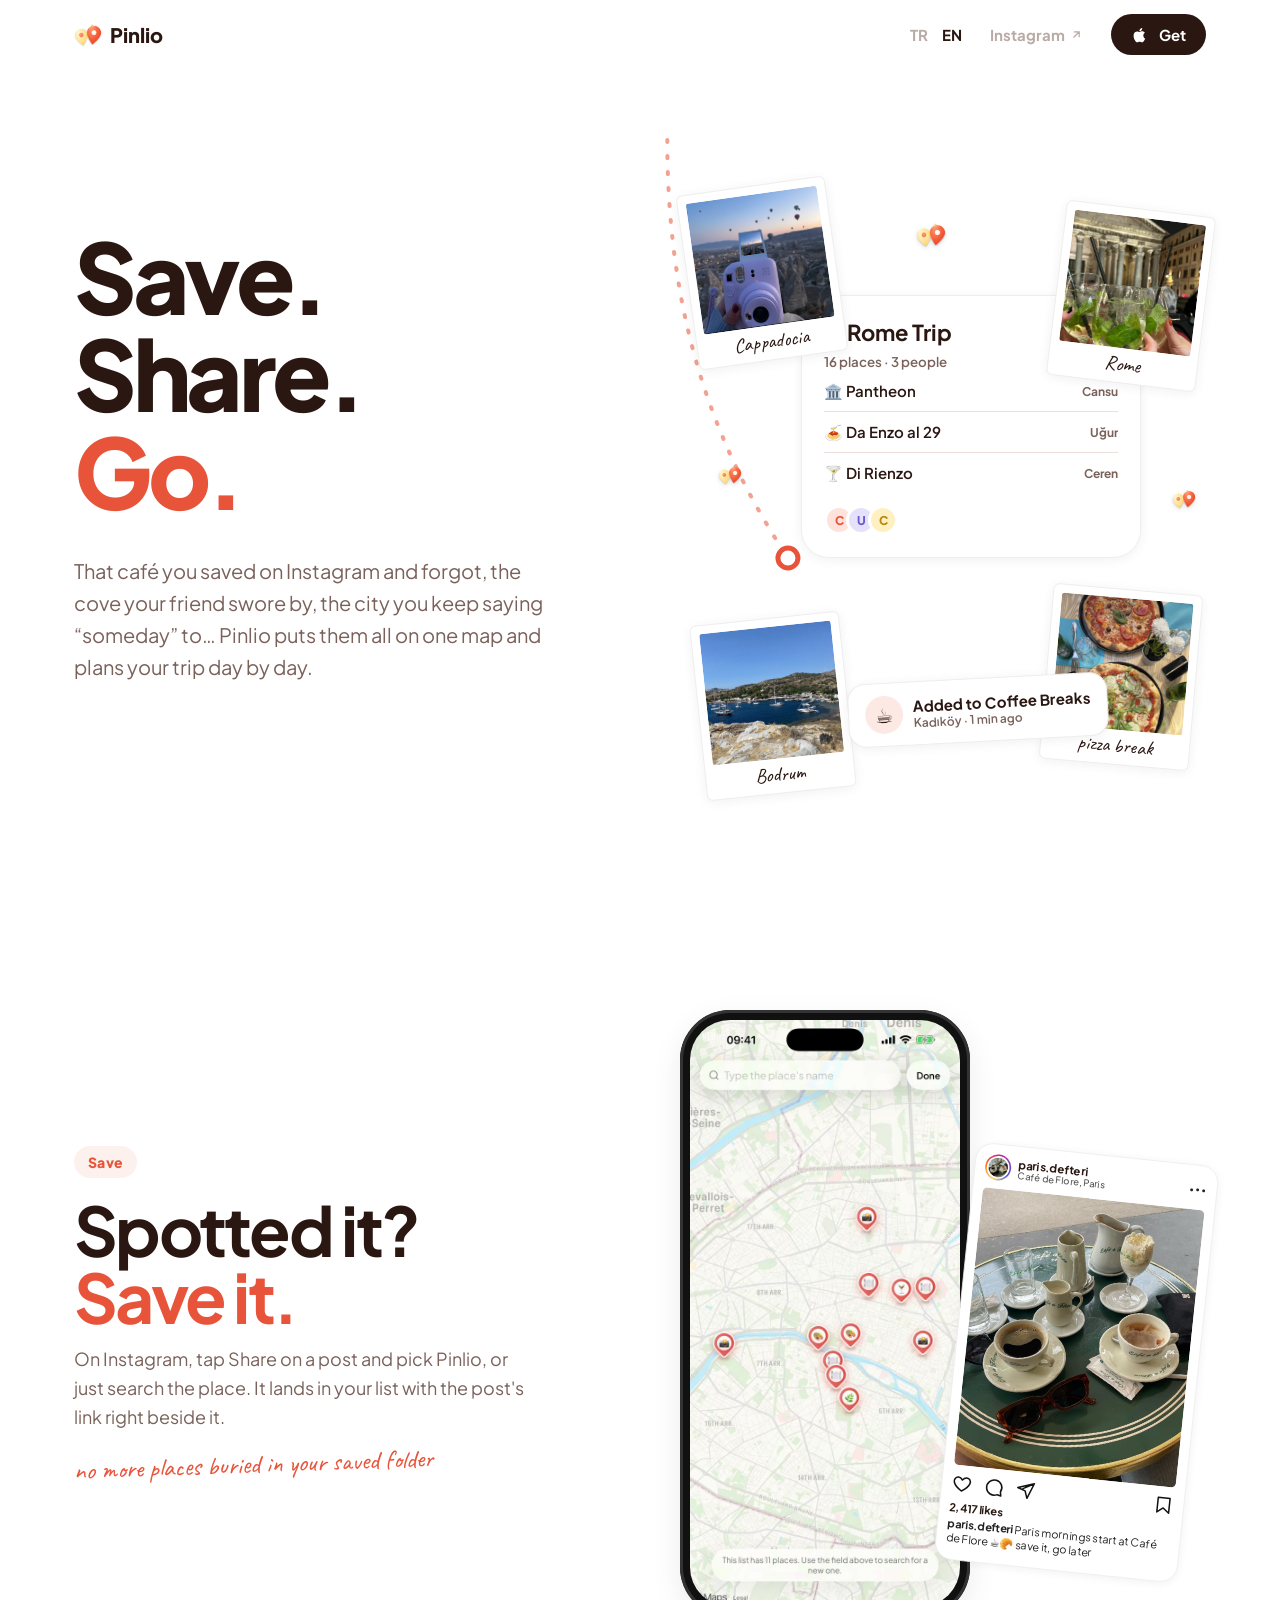
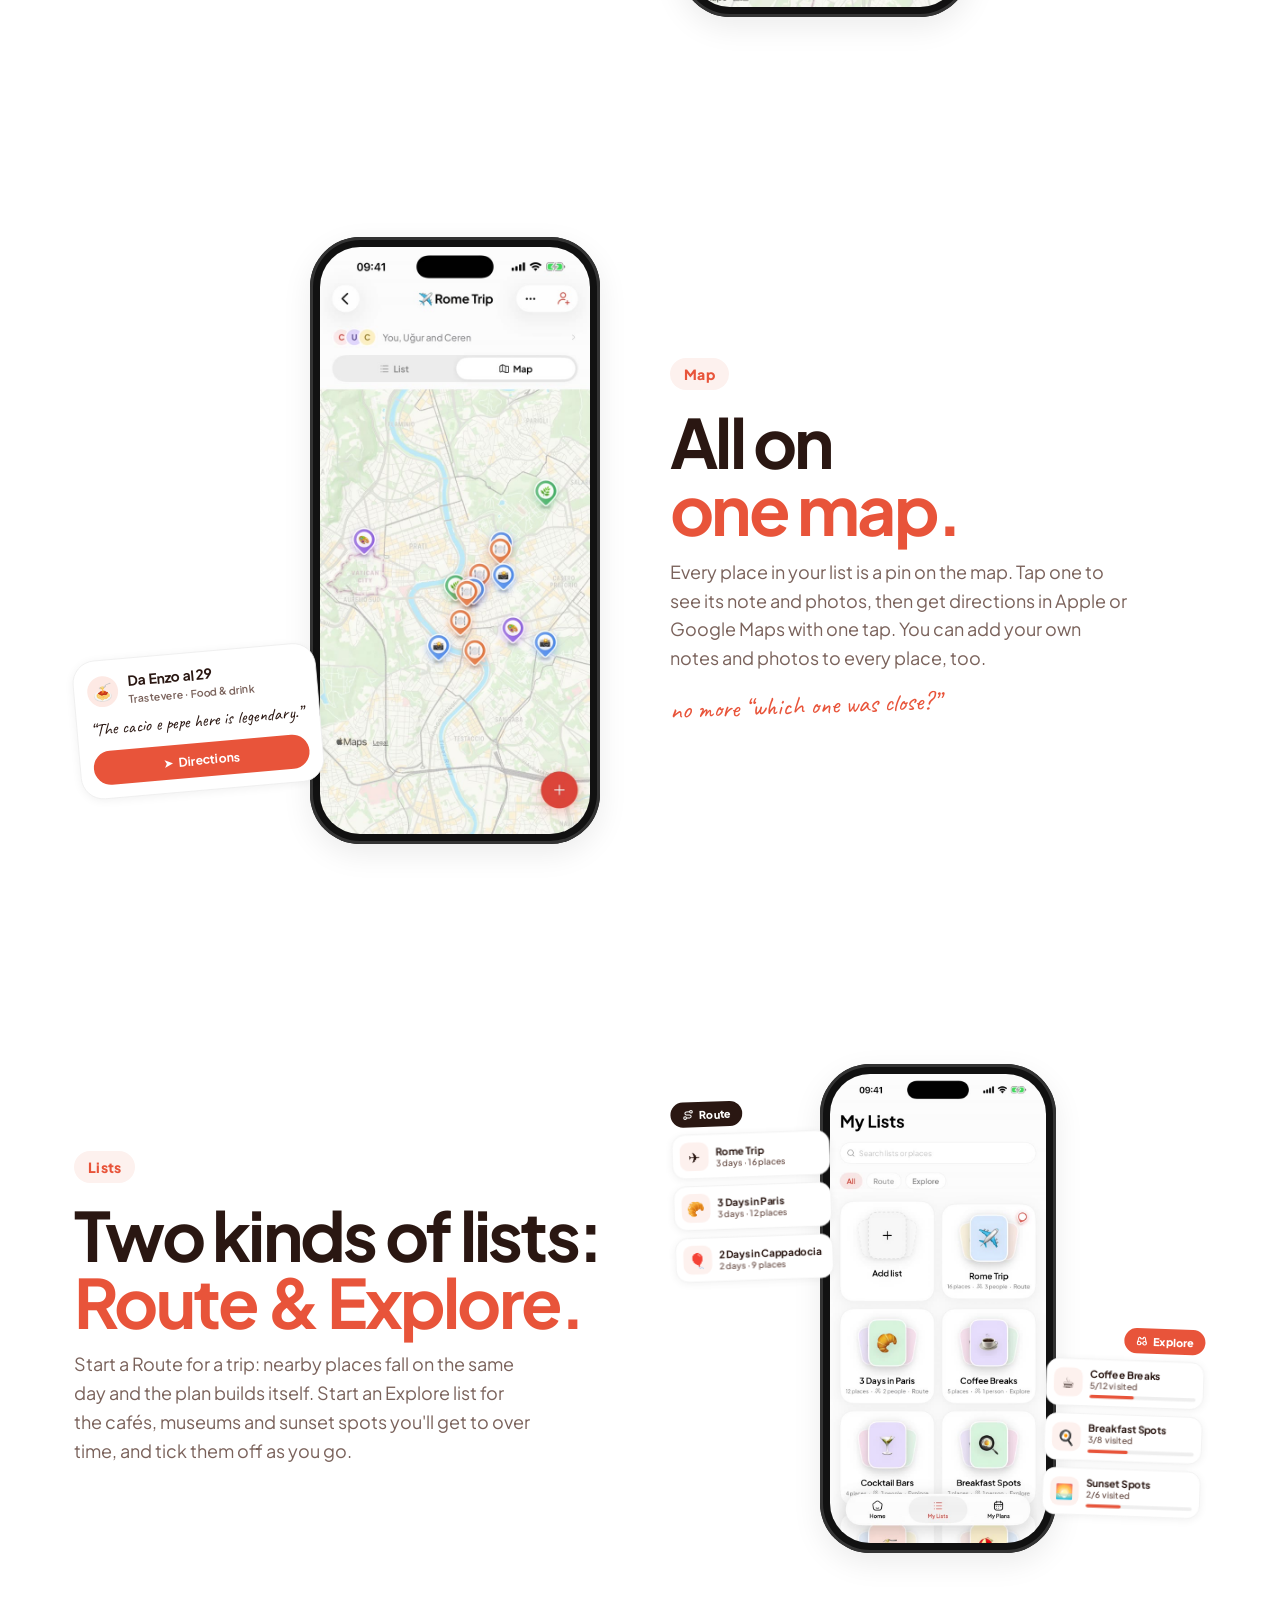
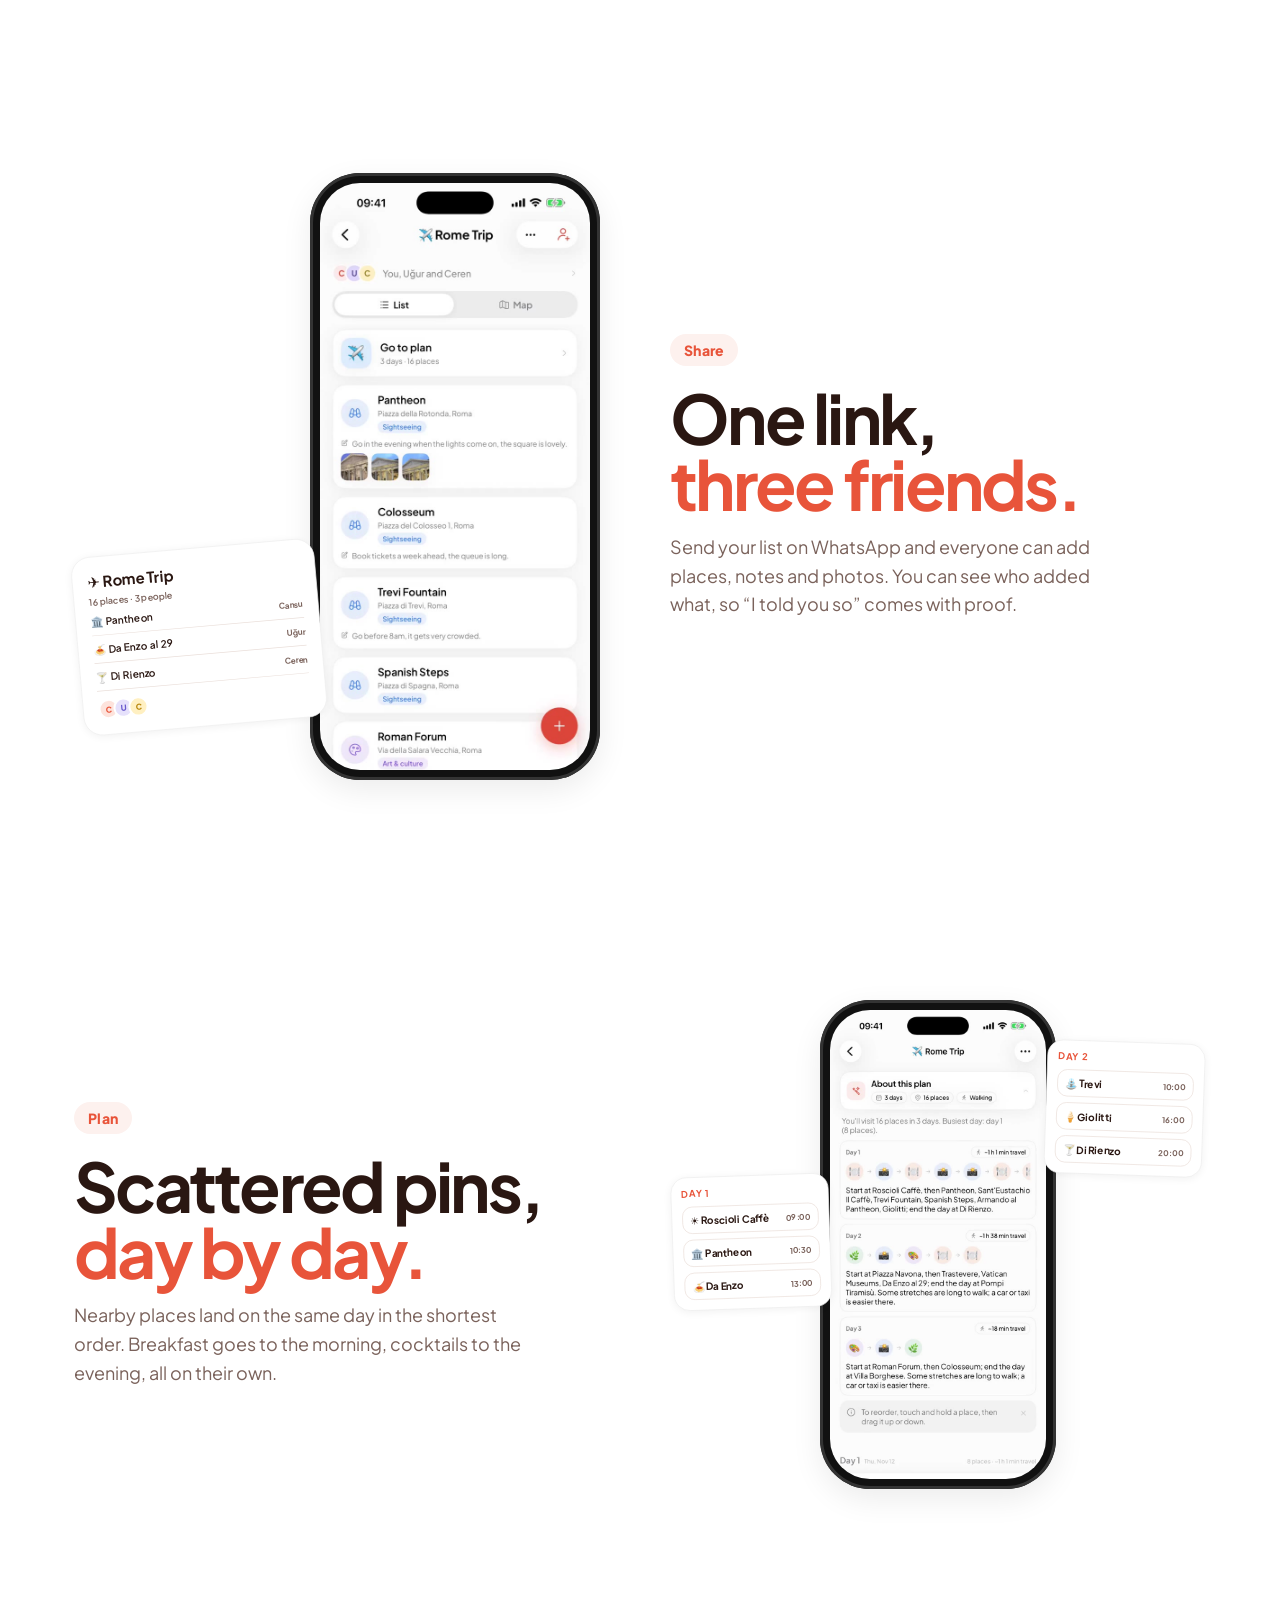
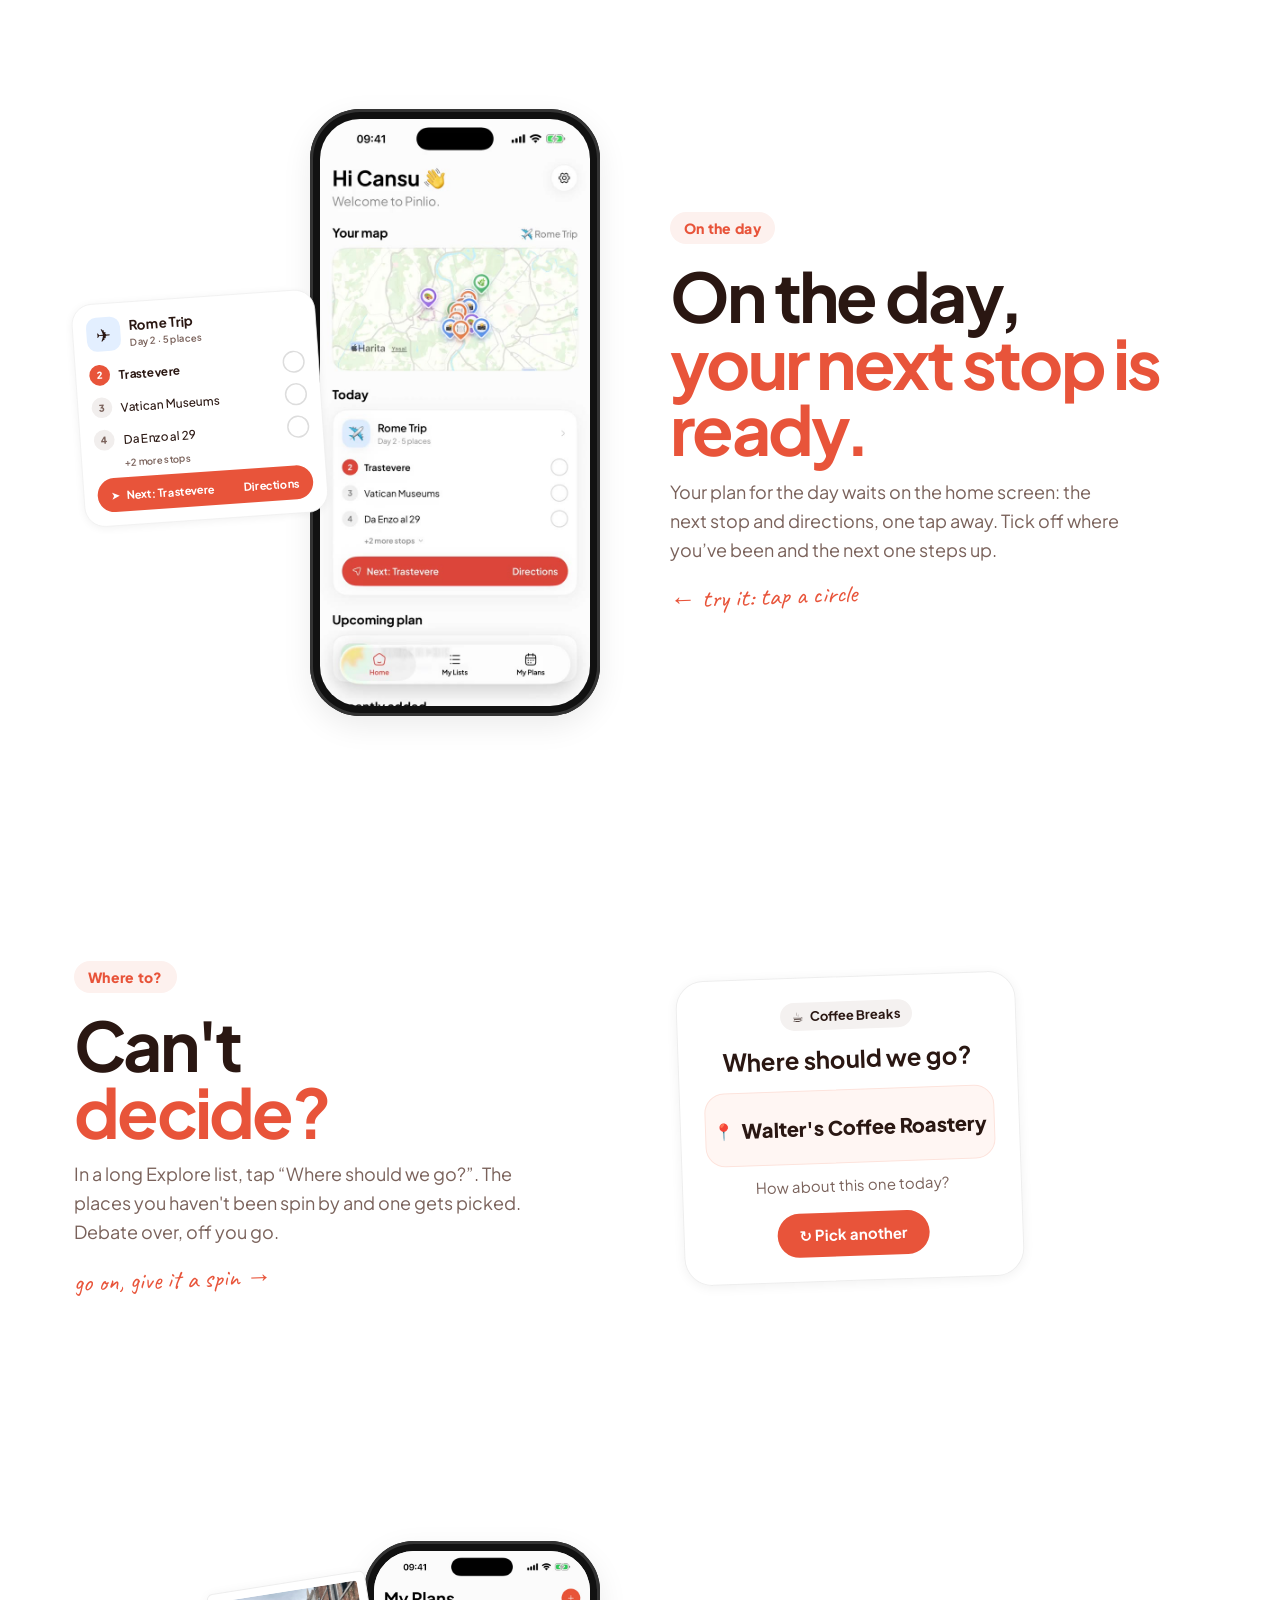
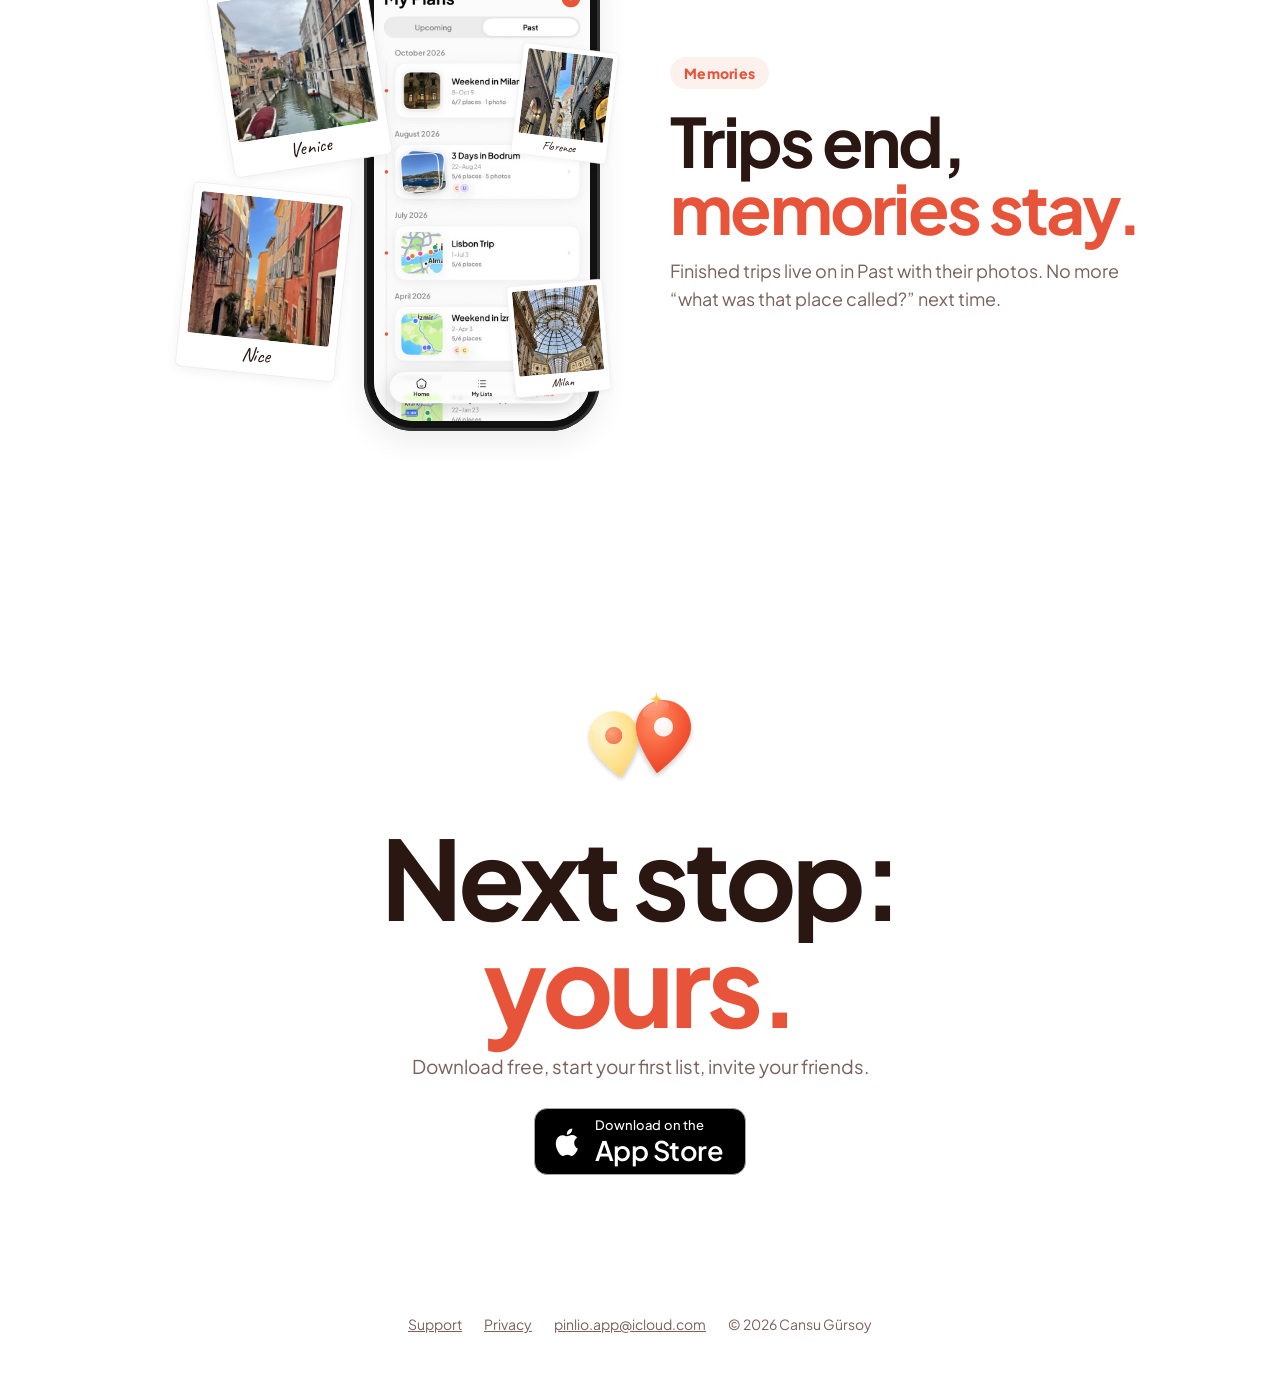
<file: index.html>
<!doctype html>
<html lang="tr">
<head>
<meta charset="utf-8"><meta name="viewport" content="width=device-width, initial-scale=1, viewport-fit=cover">
<title>Pinlio · Gezi listelerin, birlikte</title>
<meta name="description" content="Instagram'da kaydettiğin yerleri tek haritada topla, arkadaşlarınla ortak gezi listeleri yap, gezini gün gün planla. iPhone için ücretsiz." id="mdesc">
<link rel="canonical" href="https://pinlio.app/">
<meta name="theme-color" content="#ffffff">
<meta name="apple-itunes-app" content="app-id=6830555330">
<link rel="apple-touch-icon" href="pinlio-mark.png">
<meta property="og:type" content="website">
<meta property="og:site_name" content="Pinlio">
<meta property="og:url" content="https://pinlio.app/">
<meta property="og:title" content="Pinlio · Gezi listelerin, birlikte">
<meta property="og:description" content="Instagram'da kaydettiğin yerleri tek haritada topla, arkadaşlarınla ortak gezi listeleri yap, gezini gün gün planla. iPhone için ücretsiz.">
<meta property="og:image" content="https://pinlio.app/og.jpg">
<meta property="og:image:width" content="1200"><meta property="og:image:height" content="630">
<meta property="og:locale" content="tr_TR"><meta property="og:locale:alternate" content="en_US">
<meta name="twitter:card" content="summary_large_image">
<meta name="twitter:title" content="Pinlio · Gezi listelerin, birlikte">
<meta name="twitter:description" content="Instagram'da kaydettiğin yerleri tek haritada topla, arkadaşlarınla ortak gezi listeleri yap, gezini gün gün planla. iPhone için ücretsiz.">
<meta name="twitter:image" content="https://pinlio.app/og.jpg">
<script type="application/ld+json">{"@context":"https://schema.org","@type":"MobileApplication","name":"Pinlio","operatingSystem":"iOS","applicationCategory":"TravelApplication","offers":{"@type":"Offer","price":"0","priceCurrency":"USD"},"url":"https://pinlio.app/","downloadUrl":"https://apps.apple.com/app/id6830555330","description":"Collect the places you save on Instagram on one map, build shared travel lists with friends and plan your trip day by day. Free for iPhone."}</script>
<link rel="icon" href="pinlio-mark.png">
<link rel="preconnect" href="https://fonts.googleapis.com">
<link rel="stylesheet" href="https://fonts.googleapis.com/css2?family=Plus+Jakarta+Sans:wght@500;700;800&family=Caveat:wght@600;700&display=swap">
<style>
:root{--bg:#ffffff;--ink:#2a1712;--muted:#7a625b;--coral:#e8543a;--line:#eadfda;--hand:"Caveat",cursive;--font:"Plus Jakarta Sans",system-ui,-apple-system,sans-serif;--sh:0 2px 12px rgba(0,0,0,.06)}
*{box-sizing:border-box}html,body{margin:0}html{scroll-behavior:smooth;scroll-padding-top:90px}
body{background:var(--bg);color:var(--ink);font-family:var(--font);overflow-x:hidden;-webkit-font-smoothing:antialiased}
a{color:inherit}
html{overflow-x:hidden}
.wrap{position:relative;max-width:1180px;margin:0 auto;padding:0 24px}
main{overflow-x:clip}
.bar{position:fixed;top:0;left:0;right:0;z-index:50;background:#fff;transition:transform .35s cubic-bezier(.2,.9,.2,1)}
.bar.hide{transform:translateY(-100%)}
.barin{max-width:1180px;margin:0 auto;padding:14px 24px;display:flex;align-items:center;justify-content:space-between}
.right{display:flex;align-items:center;gap:28px}
.nav{display:flex;gap:28px;font-weight:600;font-size:15px;color:var(--muted)}
.nav a{text-decoration:none}.nav a:hover{color:var(--ink)}
@media(max-width:600px){.nav{display:none}}
.logo{display:flex;align-items:center;gap:8px;font-weight:800;font-size:20px;text-decoration:none}
.logo img{width:28px;height:28px}
.store{display:inline-flex;align-items:center;gap:10px;background:var(--ink);color:#fff;text-decoration:none;border-radius:999px;padding:11px 20px;font-weight:700;font-size:15px;white-space:nowrap;transition:transform .2s}
.store:hover{transform:translateY(-2px)}
.store svg{width:18px;height:18px;fill:#fff}
.store.big{font-size:18px;padding:16px 28px}
#route{position:absolute;left:0;top:0;width:100%;pointer-events:none;z-index:0;overflow:visible}
#route path{fill:none;stroke:var(--coral);stroke-width:4;stroke-linecap:round;stroke-dasharray:2 14;opacity:.55}
section{position:relative;z-index:1}
/* giriş: solda yazı, sağda ekran kartları */
.hero{display:grid;grid-template-columns:minmax(0,1.05fr) minmax(0,.95fr);align-items:center;gap:40px;min-height:100vh;min-height:100svh;padding:110px 0 60px}
h1{font-size:clamp(52px,7.6vw,108px);line-height:1;letter-spacing:-.045em;margin:0;font-weight:800}
h1 .w{display:inline-block;opacity:0;transform:translateY(40px);animation:up .8s cubic-bezier(.2,.9,.2,1.1) forwards}
h1 em,h2 em{font-style:normal;color:var(--coral)}
@keyframes up{to{opacity:1;transform:none}}
.lead{font-size:clamp(17px,1.7vw,20px);color:var(--muted);max-width:480px;margin:36px 0 40px;line-height:1.6}
.heroart{position:relative;height:580px}
.drop{position:absolute;width:30px;opacity:0;animation:drop 1s cubic-bezier(.3,1.6,.5,1) forwards;filter:drop-shadow(0 2px 2px rgba(0,0,0,.12));z-index:4;pointer-events:none}
@keyframes drop{0%{opacity:0;transform:translateY(-200px)}60%{opacity:1}100%{opacity:1;transform:none}}
.pol{position:absolute;background:#fff;border:1px solid #eee;padding:8px 8px 34px;border-radius:6px;box-shadow:var(--sh);width:150px;cursor:grab;touch-action:none;user-select:none;margin:0;z-index:2;transition:transform .45s cubic-bezier(.2,1.5,.3,1)}
@media(hover:none),(pointer:coarse){.pol{touch-action:auto;cursor:default;-webkit-user-select:none}}
.pol.hover,.pol.dragging{z-index:20}.pol.dragging{cursor:grabbing;transition:none}
.pol img{display:block;width:100%;aspect-ratio:1/1;object-fit:cover;border-radius:3px;background:#eee;pointer-events:none}
.pol span{position:absolute;left:0;right:0;bottom:6px;text-align:center;font-family:var(--hand);font-size:20px}
.card{background:#fff;border:1px solid #eee;border-radius:28px;box-shadow:var(--sh)}
.hcard{position:absolute;left:22%;top:19%;width:min(340px,70%);padding:22px;z-index:1}
.card h3{margin:0 0 4px;font-size:22px}
.card small{color:var(--muted);font-weight:600}
.row{display:flex;align-items:center;gap:10px;padding:10px 0;border-bottom:1px solid var(--line);font-weight:600;font-size:15px}
.row:last-of-type{border:0}
.row .who{margin-left:auto;font-size:12px;font-weight:700;color:var(--muted)}
.mfaces{display:flex;margin-top:12px}
.mfaces i{font-style:normal;width:30px;height:30px;border-radius:50%;border:3px solid #fff;display:grid;place-items:center;font-weight:800;font-size:12px;margin-left:-8px}
.mfaces i:first-child{margin-left:0}
.f1{background:#fde3dc;color:var(--coral)}.f2{background:#e6e1fb;color:#6a5acd}.f3{background:#fff0c2;color:#b8860b}
.saved{display:inline-flex;background:#fff;border:1px solid #eee;border-radius:18px;padding:12px 16px;align-items:center;gap:10px;font-weight:700;font-size:15px;box-shadow:var(--sh)}
.saved b{display:block;font-size:12px;color:var(--muted);font-weight:600}
.dot{width:38px;height:38px;border-radius:50%;background:#fde9e4;display:grid;place-items:center;font-size:20px}
.hero .saved{position:absolute;left:31%;bottom:4%;z-index:3;rotate:-3deg}
/* hafif hareketler */
.hero .pol{animation:bob 6s ease-in-out infinite}
.hero .pol:nth-of-type(2){animation-duration:7s;animation-delay:-2s}
.hero .pol:nth-of-type(3){animation-duration:5.5s;animation-delay:-4s}
.hero .pol:nth-of-type(4){animation-duration:6.5s;animation-delay:-1s}
.hero .pol.dragging,.hero .pol.hover{animation-play-state:paused}
@keyframes bob{0%,100%{translate:0 0;rotate:0deg}50%{translate:0 -9px;rotate:1.2deg}}
.rows .row{overflow:hidden;max-height:60px;transition:max-height .5s,padding .5s,opacity .4s,border-color .5s}
.rows .row.new{animation:rowin .6s cubic-bezier(.2,1.2,.3,1)}
@keyframes rowin{from{opacity:0;translate:0 14px;background:#fff6f3}}
.rows .row.out{max-height:0;padding:0;opacity:0;border-color:transparent}
#hcount{font-weight:inherit;display:inline-block}
#hcount.tick{animation:tick .5s}
@keyframes tick{40%{scale:1.35;color:var(--coral)}}
.mfaces i.hop{animation:hop .6s cubic-bezier(.3,1.8,.5,1)}
@keyframes hop{40%{translate:0 -8px}}
/* dil */
.langlink{display:inline-flex;align-items:center;gap:6px;font-weight:600;font-size:15px;color:var(--muted);text-decoration:none}
.langlink:hover{color:var(--ink)}.langlink svg{width:17px;height:17px}
@media(max-width:600px){.right{gap:12px}}
.screen img{position:absolute;inset:0;width:100%;height:100%;object-fit:cover}
/* harita pin kartı */
.pincard{width:300px;padding:16px;transform:rotate(-3deg)}
.ptop{display:flex;gap:12px;align-items:center}
.ptop b{display:block;font-size:17px}.ptop small{color:var(--muted);font-weight:600;font-size:13px}
.pnote{margin:12px 0 14px!important;font-size:15px!important;color:var(--ink)!important;font-family:var(--hand);font-size:22px!important;line-height:1.2!important}
.go{display:flex;justify-content:center;gap:6px;background:var(--coral);color:#fff;border-radius:999px;padding:11px;font-weight:700;font-size:15px}
/* rota ve keşif */
.lists2{display:grid;grid-template-columns:1fr 1fr;gap:14px;width:460px;transform:rotate(2deg)}
.lcol{display:flex;flex-direction:column;gap:10px}
.ltag{align-self:flex-start;background:var(--ink);color:#fff;font-weight:800;font-size:13px;padding:6px 12px;border-radius:999px}
.ltag.k{background:var(--coral)}
.ltag{display:inline-flex;align-items:center;gap:7px}.ltag svg{width:17px;height:17px}
.li{display:flex;gap:10px;align-items:center;background:#fff;border:1px solid #eee;border-radius:18px;padding:10px;box-shadow:var(--sh)}
.le{width:40px;height:40px;border-radius:12px;background:#fdf1ee;display:grid;place-items:center;font-size:20px;flex:none}
.lt{display:flex;flex-direction:column;min-width:0;flex:1}
.lt b{font-size:14px;white-space:nowrap;overflow:hidden;text-overflow:ellipsis}.lt small{font-size:12px;color:var(--muted);font-weight:600}
.prog{display:block;height:5px;background:#eee;border-radius:9px;margin-top:6px;overflow:hidden}.prog i{display:block;height:100%;background:var(--coral);border-radius:9px}
.reveal .li{opacity:0;translate:0 16px;transition:opacity .5s,translate .6s cubic-bezier(.2,1.3,.3,1)}
.reveal.in .li{opacity:1;translate:0 0}
.reveal.in .lcol:nth-child(2) .li{transition-delay:.15s}.reveal.in .li:nth-child(3){transition-delay:.3s}.reveal.in .li:nth-child(4){transition-delay:.45s}
.art.center,.feat .art.center{justify-content:center;padding:0}
.lcol{width:220px}
.art.center .phone{width:236px}
.ltag{font-size:15px;padding:8px 16px}
.float.fr{left:-64px;right:auto;top:8%;bottom:auto;transform:rotate(-3deg) scale(.78);transform-origin:top left}
.float.fk{right:0;left:auto;bottom:6%;transform:rotate(3deg) scale(.78);transform-origin:bottom right}
.fk .ltag{align-self:flex-end}
@media(max-width:900px){.art.center{flex-direction:column;align-items:center}.float.fr,.float.fk{position:relative;left:auto;right:auto;top:auto;bottom:auto;transform:none;margin:18px 0 0}.float.fk{margin-top:14px}}
.feat.rev .float:has(.strip){left:-20px;bottom:10px;transform:scale(.62)}
@media(max-width:900px){.feat.rev .float:has(.strip){left:auto;bottom:auto;transform:scale(.72)}}
/* not kartı */
.notecard{width:320px;padding:18px;transform:rotate(-3deg)}
.nlabel{font-size:12px;font-weight:800;letter-spacing:.1em;text-transform:uppercase;color:var(--coral)}
.notecard p{margin:8px 0 14px;font-family:var(--hand);font-size:25px;line-height:1.15;color:var(--ink)}
.thumbs{display:flex;gap:10px}
.thumbs .pol{position:relative;width:110px;padding:6px 6px 18px;cursor:default;transform:rotate(-4deg)}
.thumbs .pol+.pol{transform:rotate(5deg)}
.notecard .by{display:block;margin-top:12px;color:var(--muted);font-weight:600;font-size:12px}
/* bugün kartı */
.today{width:330px;padding:18px;transform:rotate(-2deg)}
.today .thead{display:flex;gap:12px;align-items:center;margin-bottom:10px}
.today .te{width:46px;height:46px;border-radius:14px;background:#e3efff;display:grid;place-items:center;font-size:24px}
.today .thead b{display:block;font-size:18px}.today .thead small{color:var(--muted);font-weight:600;font-size:13px}
.tstop{display:flex;align-items:center;gap:12px;padding:7px 0;transition:opacity .35s,transform .35s}
.tstop .n{width:28px;height:28px;border-radius:50%;background:#f1eeed;color:var(--muted);display:grid;place-items:center;font-weight:800;font-size:13px;flex:none}
.tstop.cur .n{background:var(--coral);color:#fff}
.tstop .nm{flex:1;font-size:16px;font-weight:500}.tstop.cur .nm{font-weight:700}
.tick{width:30px;height:30px;border-radius:50%;border:2px solid #ddd;background:#fff;cursor:pointer;flex:none;display:grid;place-items:center;color:#fff;font-size:15px;font-weight:800;transition:all .25s}
.tick:hover{border-color:var(--coral)}
.tstop.done .tick{background:var(--coral);border-color:var(--coral)}
.tstop.done .nm{text-decoration:line-through;color:var(--muted)}
.tstop.out{opacity:0;transform:translateX(-20px)}
.tmore{font-size:13px;color:var(--muted);font-weight:600;margin:2px 0 12px 40px}
.tnext{display:flex;align-items:center;gap:8px;background:var(--coral);color:#fff;border-radius:999px;padding:13px 18px;font-weight:700;font-size:15px}
.tnext span{flex:1;white-space:nowrap;overflow:hidden;text-overflow:ellipsis}.tnext.flash{animation:pop .5s}
/* nereye gidelim */
.slot{width:340px;padding:24px;text-align:center;transform:rotate(-2deg);margin:40px 0}
.stop2{display:inline-flex;gap:6px;background:#f4f1f0;border-radius:999px;padding:6px 12px;font-weight:700;font-size:13px}
.slot h3{margin:14px 0 16px;font-size:24px}
.win{display:flex;align-items:center;justify-content:center;gap:8px;height:74px;border-radius:20px;background:#fff6f3;border:1px solid #fde3dc;overflow:hidden}
.win .name{font-weight:800;font-size:20px;white-space:nowrap}
.win .name.roll{animation:roll .12s linear}
.win .name.pop{animation:pop .5s cubic-bezier(.3,1.8,.5,1)}
@keyframes roll{from{translate:0 -60%;opacity:.3}}
@keyframes pop{40%{scale:1.15}}
.slot .sub{margin:12px 0 18px;color:var(--muted);font-size:15px}
.again{border:0;background:var(--coral);color:#fff;font:700 15px var(--font);border-radius:999px;padding:12px 22px;cursor:pointer;transition:transform .2s}
.again:hover{transform:translateY(-2px)}
/* özellikler: bir yanda yazı, öbür yanda telefon */
.feat{display:grid;grid-template-columns:minmax(0,1fr) minmax(0,1fr);gap:60px;align-items:center;padding:110px 0}
.feat.rev .txt{order:2}
.kick{display:inline-flex;align-items:center;gap:6px;background:#fdf1ee;color:var(--coral);font-weight:800;font-size:14px;letter-spacing:.02em;padding:7px 14px;border-radius:999px}
h2{font-size:clamp(38px,5.4vw,68px);line-height:.98;letter-spacing:-.04em;margin:18px 0 16px}
.feat .txt p{font-size:18px;line-height:1.6;color:var(--muted);max-width:460px;margin:0}
.note{font-family:var(--hand);font-size:26px;color:var(--coral);display:inline-block;transform:rotate(-2deg);margin-top:16px}
.art{position:relative;display:flex;justify-content:flex-start;padding:0 0 0 10px}
.feat.rev .art{justify-content:flex-end;padding:0 10px 0 0}
.phone{position:relative;z-index:1;width:290px;height:auto;border-radius:50px;background:#111;padding:10px;box-shadow:0 10px 30px rgba(0,0,0,.08),inset 0 0 0 3px #333;flex:none}
.screen{position:relative;width:100%;height:auto;aspect-ratio:600/1304;border-radius:40px;overflow:hidden;background:#fafafa center/cover no-repeat}
.screen video{position:absolute;inset:0;width:100%;height:100%;object-fit:cover;opacity:0;transition:opacity .35s}.screen video.ready{opacity:1}
.float{position:absolute;bottom:40px;right:0;z-index:4;transform:scale(.74);transform-origin:bottom right}
.feat.rev .float{right:auto;left:0;transform-origin:bottom left}
.reveal{opacity:0;transform:translateY(50px);transition:opacity .8s,transform .8s cubic-bezier(.2,.9,.2,1)}
.reveal.in{opacity:1;transform:none}
.reveal .float{opacity:0;translate:0 40px;transition:opacity .7s .3s,translate .8s cubic-bezier(.2,1.3,.3,1) .3s}
.reveal.in .float{opacity:1;translate:0 0}
/* yüzen kartlar */
.ig{position:relative;width:300px;background:#fff;border:1px solid #eee;border-radius:22px;padding:12px 12px 16px;box-shadow:var(--sh);transform:rotate(4deg)}
.ig .top{display:flex;align-items:center;gap:9px;margin-bottom:10px}
.ig .who{display:flex;flex-direction:column;line-height:1.15;font-size:14px}.ig .who small{font-size:11.5px;color:#555;font-weight:500}
.ig .more{margin-left:auto;font-size:11px;letter-spacing:1px;color:#222}
.ig .av{width:32px;height:32px;border-radius:50%;background:conic-gradient(from 200deg,#feda75,#fa7e1e,#d62976,#962fbf,#4f5bd5,#feda75);padding:2px;flex:none}
.ig .av i{display:block;width:100%;height:100%;border-radius:50%;background:#eee center/cover no-repeat;border:2px solid #fff}
.ig img{width:100%;aspect-ratio:4/5;object-fit:cover;border-radius:6px;display:block;background:#eee}
.ig .acts{display:flex;justify-content:space-between;align-items:center;margin-top:10px;color:#111}
.ig .acts svg{width:25px;height:25px}.ig .acts .l{display:flex;gap:14px}
.ig .likes{font-weight:700;font-size:13.5px;margin-top:8px}
.ig .cap{font-size:13.5px;line-height:1.4;margin-top:3px;color:#222}
.ig .saved{position:absolute;left:-70px;bottom:60px;transform:rotate(-5deg)}
.lc{width:360px;padding:22px;transform:rotate(-3deg)}
.plan{display:grid;grid-template-columns:1fr 1fr;gap:14px;width:440px;transform:rotate(2deg)}
.day{background:#fff;border:1px solid #eee;border-radius:22px;padding:14px;box-shadow:var(--sh)}
.day h4{margin:0 0 10px;font-size:13px;color:var(--coral);text-transform:uppercase;letter-spacing:.08em}
.pchip{display:flex;align-items:center;gap:8px;background:#fff;border:1px solid var(--line);border-radius:14px;padding:9px 10px;margin-bottom:8px;font-weight:700;font-size:14px}
.pchip:last-child{margin:0}
.pchip small{margin-left:auto;font-size:11px;color:var(--muted)}
.strip{position:relative;width:440px;height:360px}
.strip .pol{cursor:default;width:170px;transition:transform .3s}
.strip .pol:hover{transform:rotate(0) scale(1.08)!important;z-index:5}
/* kapanış */
.final{padding:140px 0 100px;text-align:center}
.final .appicon{width:110px;height:110px;margin-bottom:10px}
.final h2{font-size:clamp(48px,9vw,110px)}
.final p{font-size:19px;color:var(--muted);margin:0 0 30px}
.getapp{display:flex;flex-direction:column;align-items:center;gap:22px}
.appstore{display:inline-flex;align-items:center;gap:10px;background:#000;color:#fff;text-decoration:none;border:1px solid #a6a6a6;border-radius:13px;padding:10px 22px 10px 16px;transition:transform .2s}
.appstore:hover{transform:translateY(-2px)}
.appstore svg{width:34px;height:34px;fill:#fff;flex:none}
.appstore span{display:flex;flex-direction:column;align-items:flex-start;line-height:1.05;white-space:nowrap}
.appstore small{font-size:13px;font-weight:500;letter-spacing:.1px;margin-bottom:3px}
.appstore b{font-size:27px;font-weight:600;letter-spacing:-.5px}
footer{padding:40px 0 60px;color:var(--muted);font-size:14px;display:flex;justify-content:center;gap:22px;flex-wrap:wrap}
@media(max-width:900px){
 .hero{grid-template-columns:minmax(0,1fr);padding-top:100px;gap:10px}
 .heroart{height:440px;margin-top:40px}.hero .pol{width:110px}
 .feat,.feat.rev{grid-template-columns:minmax(0,1fr);gap:34px;padding:70px 0}
 .feat.rev .txt{order:0}
 .art,.feat.rev .art{flex-direction:column;align-items:center;padding:0}
 .phone{width:240px;border-radius:42px;padding:8px}.screen{border-radius:34px}
 .float,.feat.rev .float{position:relative;left:auto;right:auto;bottom:auto;transform:scale(.72);transform-origin:top center;margin:-30px 0 -90px}
}
@media(prefers-reduced-motion:reduce){*{animation:none!important;transition:none!important}h1 .w,.reveal,.reveal .float,.drop{opacity:1!important;transform:none!important;translate:none!important}}
.insta-link{display:inline-flex;align-items:center;gap:5px;color:#b9aaa5;font-weight:700;font-size:15px;text-decoration:none;white-space:nowrap;transition:color .2s}.insta-link:hover{color:var(--ink)}.insta-link .ic{display:none;width:21px;height:21px}.insta-link .ar{width:13px;height:13px}
@media(max-width:600px){.insta-link{color:var(--ink)}.insta-link .ic{display:block}.insta-link .t,.insta-link .ar{display:none}}
.langs{display:inline-flex;gap:14px;font-weight:700;font-size:15px}.langs a{text-decoration:none;color:#b9aaa5}.langs a.on{color:var(--ink)}.langs a:hover{color:var(--ink)}

/* telefon: mockup tam ortada, kartlar ortaya göre konumlanır (her genişlikte telefona yakın) */
@media(max-width:900px){
 main .feat .art,main .feat.rev .art{flex-direction:row;align-items:flex-start;justify-content:center;padding:0;position:relative}
 main .feat .art .phone{width:190px;border-radius:34px;padding:7px;margin:0}
 main .feat .art .screen{border-radius:29px}
 main .feat .art .float,main .feat.rev .art .float{position:absolute;top:auto;bottom:24px;right:auto;left:calc(50% + 20px);margin:0;transform:rotate(2deg) scale(.5);transform-origin:bottom left}
 main .feat.rev .art .float{left:auto;right:calc(50% + 20px);transform:rotate(-2deg) scale(.5);transform-origin:bottom right}
 main .feat .art .float:has(.plan),main .feat .art .float:has(.strip){transform:scale(.42)}
 main .feat.rev .art .float:has(.plan),main .feat.rev .art .float:has(.strip){transform:scale(.42)}
 main .feat .art.center .phone{width:190px}
 main .feat .art .float.fr{left:auto;right:calc(50% + 30px);top:6%;bottom:auto;transform:rotate(-3deg) scale(.55);transform-origin:top right}
 main .feat .art .float.fk{right:auto;left:calc(50% + 30px);bottom:4%;top:auto;transform:rotate(3deg) scale(.55);transform-origin:bottom left}
}
}

/* masaüstü: kart telefonun hemen yanında dursun (sütunun öbür ucunda değil) */
@media(min-width:901px){
 main .feat .art .float:not(.fr):not(.fk){left:236px;right:auto;transform-origin:bottom left}
 main .feat.rev .art .float:not(.fr):not(.fk){right:236px;left:auto;transform-origin:bottom right}
}

/* telefon: giriş butonu görsellerin altında */
@media(max-width:900px){
 .hero{display:flex;flex-direction:column;align-items:stretch}
 .hero .txt{display:contents}
 .hero h1{order:1}.hero .lead{order:2;margin-bottom:0}
 .hero .heroart{order:3;width:100%}
}

/* plan: 1. gün solda, 2. gün sağda, telefonun iki yanında */
main .feat .art .float.duo,main .feat.rev .art .float.duo{position:absolute;left:0;right:0;top:auto;bottom:60px;margin:0;transform:none!important}
.float.duo .plan{display:flex;justify-content:space-between;width:100%;max-width:640px;margin:0 auto;transform:none;gap:0}
.float.duo .day{width:220px;transform:rotate(-4deg) scale(.95)}
.float.duo .day+.day{transform:rotate(4deg) scale(.95);margin-top:-90px}
@media(max-width:900px){
 main .feat .art .float.duo{bottom:40px}
 .float.duo .day{width:170px;transform:rotate(-4deg) scale(.72);transform-origin:bottom left}
 .float.duo .day+.day{transform:rotate(4deg) scale(.72);transform-origin:bottom right;margin-top:-70px}
 .float.duo .plan{margin:0 -10px;width:auto}
}

/* anılar: polaroidler 2 solda 2 sağda */
main .feat .art .float.duo2,main .feat.rev .art .float.duo2{position:absolute;inset:0;margin:0;transform:none!important}
.float.duo2 .strip{width:100%;height:100%;max-width:680px;margin:0 auto}
.float.duo2 .strip .pol{width:170px}
.float.duo2 .strip .pol:nth-child(1){left:0!important;top:8%!important;transform:rotate(-7deg)!important}
.float.duo2 .strip .pol:nth-child(2){left:auto!important;right:0!important;top:14%!important;transform:rotate(6deg)!important}
.float.duo2 .strip .pol:nth-child(3){left:4%!important;top:50%!important;transform:rotate(5deg)!important}
.float.duo2 .strip .pol:nth-child(4){left:auto!important;right:3%!important;top:56%!important;transform:rotate(-5deg)!important}
@media(max-width:900px){.float.duo2 .strip .pol{width:96px;padding:5px 5px 22px}.float.duo2 .strip .pol span{font-size:14px;bottom:3px}}
@media(max-width:900px){
 .float.duo .plan{margin:0;padding:0 2px}
 .float.duo .day{width:190px;transform:rotate(-4deg) scale(.6)}
 .float.duo .day+.day{transform:rotate(4deg) scale(.6)}
}

.float.duo .plan{align-items:flex-start}
.float.duo .day+.day{margin-top:-40px}
@media(min-width:901px){.float.duo2 .strip .pol{width:140px}.float.duo2 .strip{max-width:560px}}
@media(max-width:900px){.float.duo .plan{padding:0 10px}.float.duo .day+.day{margin-top:-30px}}

/* telefon: mockup kartın karşı tarafına biraz kayar, ikili ortada dengeli dursun */
@media(max-width:900px){
 main .feat:not(.rev) .art:not(.center) .phone{transform:translateX(-44px)}
 main .feat.rev .art:not(.center) .phone{transform:translateX(80px)}
}
@media(max-width:600px){
 main .feat:not(.rev) .art:not(.center) .phone,main .feat.rev .art:not(.center) .phone{transform:none}
 main .feat .art .phone{width:210px}
}
/* telefon: hero kartı polaroidlerin üstünde, başlık kapanmasın */
@media(max-width:600px){
 .hero .heroart{height:540px!important}
 .hero .hcard{left:50%!important;transform:translateX(-50%);top:25%!important;width:min(250px,66%)!important;z-index:5!important}
 .hero .pol.fl:nth-of-type(1){left:0!important;top:0!important}
 .hero .pol.fl:nth-of-type(2){right:0!important;top:1%!important}
 .hero .pol.fl:nth-of-type(3){right:0!important;bottom:13%!important}
 .hero .pol.fl:nth-of-type(4){left:0!important;bottom:11%!important}
 .hero .saved{left:50%!important;right:auto!important;translate:-50% 0;bottom:-2%!important;z-index:6!important;white-space:nowrap}
}
</style>
</head>
<body>
<header class="bar"><div class="barin">
 <a class="logo" href="#"><img src="pinlio-mark.png" alt="">Pinlio</a>
 <div class="right"><span class="langs"><a href="#" data-set-lang="tr">TR</a><a href="#" data-set-lang="en">EN</a></span><a class="insta-link" href="https://instagram.com/pinlio.app" target="_blank" rel="noopener" aria-label="Instagram @pinlio.app"><svg class="ic" viewBox="0 0 24 24" fill="none" stroke="currentColor" stroke-width="1.8" stroke-linecap="round" stroke-linejoin="round"><rect x="3" y="3" width="18" height="18" rx="5.5"/><circle cx="12" cy="12" r="4.2"/><circle cx="17.4" cy="6.6" r=".6" fill="currentColor" stroke="none"/></svg><span class="t">Instagram</span><svg class="ar" viewBox="0 0 24 24" fill="none" stroke="currentColor" stroke-width="2.2" stroke-linecap="round" stroke-linejoin="round"><path d="M7 17 17 7M8 7h9v9"/></svg></a><a class="store" href="https://apps.apple.com/app/apple-store/id6830555330?pt=129735097&amp;ct=website&amp;mt=8"><svg viewBox="0 0 24 24"><path d="M16.4 12.6c0-2.4 2-3.6 2.1-3.6-1.1-1.7-2.9-1.9-3.5-1.9-1.5-.2-2.9.9-3.7.9s-1.9-.9-3.2-.8C6.5 7.2 5 8.2 4.2 9.7c-1.7 3-.4 7.3 1.2 9.7.8 1.2 1.8 2.5 3 2.4 1.2 0 1.7-.8 3.1-.8s1.9.8 3.2.8c1.3 0 2.1-1.2 2.9-2.4.9-1.3 1.3-2.7 1.3-2.7s-2.5-1-2.5-4.1zM14 5.5c.7-.8 1.1-1.9 1-3-1 0-2.1.6-2.8 1.4-.6.7-1.2 1.8-1 2.9 1.1.1 2.1-.5 2.8-1.3z"/></svg><span data-en="Get">İndir</span></a></div>
</div></header>

<svg id="route" aria-hidden="true"><path id="routePath" d=""/><g id="tip"><circle r="10" fill="#fff" stroke="#e8543a" stroke-width="5"/></g></svg>

<main class="wrap">
 <section class="hero" id="hero">
  <div class="txt">
   <h1><span class="w" style="animation-delay:.05s" data-en="Save.">Kaydet.</span><br><span class="w" style="animation-delay:.2s" data-en="Share.">Paylaş.</span><br><span class="w" style="animation-delay:.35s" data-en="&lt;em&gt;Go.&lt;/em&gt;"><em>Git.</em></span></h1>
   <p class="lead" data-en="That café you saved on Instagram and forgot, the cove your friend swore by, the city you keep saying “someday” to… Pinlio puts them all on one map and plans your trip day by day.">Instagram'da kaydedip unuttuğun o kafe, arkadaşının "mutlaka git" dediği o koy, bir gün diye ertelediğin o şehir… Pinlio hepsini tek haritada toplar, gezini gün gün planlar.</p>
  </div>
  <div class="heroart">
   <div class="card hcard"><h3 data-en="✈️ Rome Trip">✈️ Roma Tatili</h3><small data-en="16 places · 3 people">16 yer · 3 kişi</small><div class="rows"><div class="row">🏛️ Pantheon<span class="who">Cansu</span></div><div class="row">🍝 Da Enzo al 29<span class="who">Uğur</span></div><div class="row">🍸 Di Rienzo<span class="who">Ceren</span></div></div><div class="mfaces"><i class="f1">C</i><i class="f2">U</i><i class="f3">C</i></div></div>
   <figure class="pol fl" data-r="-8" data-s=".12" style="left:0;top:0"><img src="img/kapadokya.jpg" alt=""><span data-en="Cappadocia">Kapadokya</span></figure>
   <figure class="pol fl" data-r="7" data-s=".2" style="right:0;top:4%"><img src="img/roma.jpg" alt=""><span data-en="Rome">Roma</span></figure>
   <figure class="pol fl" data-r="5" data-s=".08" style="right:2%;bottom:0"><img src="img/pizza.jpg" alt=""><span data-en="pizza break">pizza molası</span></figure>
   <figure class="pol fl" data-r="-6" data-s=".16" style="left:2%;bottom:-5%"><img src="img/bodrum.jpg" alt=""><span>Bodrum</span></figure>
   <div class="saved"><span class="dot">☕️</span><span><span data-en="Added to Coffee Breaks">Kahve Molası'na eklendi</span><b data-en="Kadıköy · 1 min ago">Kadıköy · 1 dk önce</b></span></div>
   <img class="drop" src="pinlio-mark.png" alt="" style="left:44%;top:6%;animation-delay:.9s">
   <img class="drop" src="pinlio-mark.png" alt="" style="right:2%;top:52%;animation-delay:1.15s;width:24px">
   <img class="drop" src="pinlio-mark.png" alt="" style="left:6%;top:48%;animation-delay:1.4s;width:24px">
  </div>
 </section>

 <section class="feat reveal" id="nasil" data-stop>
  <div class="txt">
   <span class="kick" data-en="Save">Kaydet</span>
   <h2 data-en="Spotted it?&lt;br&gt;&lt;em&gt;Save it.&lt;/em&gt;">Gördün mü?<br><em>Kaydet.</em></h2>
   <p data-en="On Instagram, tap Share on a post and pick Pinlio, or just search the place. It lands in your list with the post&#x27;s link right beside it.">Instagram'da gönderide Paylaş'a dokun, Pinlio'yu seç ya da mekânı ara. Listene düşer, gönderinin bağlantısı da yanında durur.</p>
   <span class="note" data-en="no more places buried in your saved folder">kaydedilenler klasörüne gömülmek yok</span>
  </div>
  <div class="art">
   <div class="phone"><div class="screen"><video muted loop playsinline preload="none" data-src="video/kaydet.mp4" poster="video/kaydet.jpg" data-src-en="video/kaydet-en.mp4" data-poster-en="video/kaydet-en.jpg"></video></div></div><div class="float"><div class="ig"><div class="top"><span class="av"><i style="background-image:url('img/flore-v2.jpg')"></i></span><span class="who"><b>paris.defteri</b><small data-en="Café de Flore, Paris">Café de Flore, Paris</small></span><span class="more">•••</span></div><img src="img/flore-v2.jpg" alt=""><div class="acts"><span class="l"><svg viewBox="0 0 24 24" fill="none" stroke="currentColor" stroke-width="1.8" stroke-linecap="round" stroke-linejoin="round"><path d="M12 20.5s-7.5-4.6-9.2-9.4C1.6 7.6 3.9 4.5 7.1 4.5c2 0 3.6 1.1 4.9 3 1.3-1.9 2.9-3 4.9-3 3.2 0 5.5 3.1 4.3 6.6-1.7 4.8-9.2 9.4-9.2 9.4z"/></svg><svg viewBox="0 0 24 24" fill="none" stroke="currentColor" stroke-width="1.8" stroke-linecap="round" stroke-linejoin="round"><path d="M20.6 16.9A9 9 0 1 0 17 20.4L21.5 21.5z"/></svg><svg viewBox="0 0 24 24" fill="none" stroke="currentColor" stroke-width="1.8" stroke-linecap="round" stroke-linejoin="round"><path d="M22 3 9.2 10.1M22 3l-7 18-3-8.5L3 9.5z"/></svg></span><svg viewBox="0 0 24 24" fill="none" stroke="currentColor" stroke-width="1.8" stroke-linecap="round" stroke-linejoin="round"><path d="M19 21l-7-5.5L5 21V3.5h14z"/></svg></div><div class="likes" data-en="2,417 likes">2.417 beğenme</div><div class="cap" data-en="&lt;b&gt;paris.defteri&lt;/b&gt; Paris mornings start at Café de Flore ☕️🥐 save it, go later"><b>paris.defteri</b> Paris'te sabahlar Café de Flore'da başlar ☕️🥐 kaydet, sonra gidersin</div></div></div>
  </div>
 </section>

 <section class="feat rev reveal" data-stop>
  <div class="txt">
   <span class="kick" data-en="Map">Harita</span>
   <h2 data-en="All on&lt;br&gt;&lt;em&gt;one map.&lt;/em&gt;">Hepsi tek<br><em>haritada.</em></h2>
   <p data-en="Every place in your list is a pin on the map. Tap one to see its note and photos, then get directions in Apple or Google Maps with one tap. You can add your own notes and photos to every place, too.">Listendeki her yer haritada bir pin. Dokun, notu ve fotoğrafları açılsın; oradan tek dokunuşla Apple ya da Google Haritalar'da yol tarifi al. Her yere kendi notunu ve fotoğrafını da ekleyebilirsin.</p>
   <span class="note" data-en="no more “which one was close?”">“hangisi yakındı?” sorusu bitti</span>
  </div>
  <div class="art">
   <div class="phone"><div class="screen"><video muted loop playsinline preload="none" data-src="video/harita.mp4" poster="video/harita.jpg" data-src-en="video/harita-en.mp4" data-poster-en="video/harita-en.jpg"></video></div></div><div class="float"><div class="card pincard"><div class="ptop"><span class="dot">🍝</span><span><b>Da Enzo al 29</b><small data-en="Trastevere · Food &amp;amp; drink">Trastevere · Yeme &amp; içme</small></span></div><p class="pnote" data-en="“The cacio e pepe here is legendary.”">“Cacio e pepe burada efsane.”</p><span class="go">➤ <span data-en="Directions">Yol tarifi</span></span></div></div>
  </div>
 </section>

 <section class="feat reveal" data-stop>
  <div class="txt">
   <span class="kick" data-en="Lists">Listeler</span>
   <h2 data-en="Two kinds of lists:&lt;br&gt;&lt;em&gt;Route &amp;amp; Explore.&lt;/em&gt;">İki tür liste:<br><em>Rota ve Keşif.</em></h2>
   <p data-en="Start a Route for a trip: nearby places fall on the same day and the plan builds itself. Start an Explore list for the cafés, museums and sunset spots you&#x27;ll get to over time, and tick them off as you go.">Bir tatil için Rota aç: yakın yerler aynı güne düşer, plan kendiliğinden çıkar. Zamanla gideceğin kafeler, müzeler, gün batımı noktaları için Keşif aç; gittikçe işaretle.</p>
   
  </div>
  <div class="art center">
   <div class="phone"><div class="screen"><video muted loop playsinline preload="none" data-src="video/listeler.mp4" poster="video/listeler.jpg" data-src-en="video/listeler-en.mp4" data-poster-en="video/listeler-en.jpg"></video></div></div><div class="float fr"><div class="lcol"><span class="ltag"><svg viewBox="0 0 24 24" fill="none" stroke="currentColor" stroke-width="2" stroke-linecap="round"><circle cx="6" cy="18" r="2.6"/><circle cx="18" cy="6" r="2.6"/><path d="M8.6 18H15a3 3 0 0 0 0-6H9a3 3 0 0 1 0-6h6.4"/></svg><span data-en="Route">Rota</span></span>
  <div class="li"><span class="le">✈️</span><span class="lt"><b data-en="Rome Trip">Roma Tatili</b><small data-en="3 days · 16 places">3 gün · 16 yer</small></span></div>
  <div class="li"><span class="le">🥐</span><span class="lt"><b data-en="3 Days in Paris">Paris'te 3 gün</b><small data-en="3 days · 12 places">3 gün · 12 yer</small></span></div>
  <div class="li"><span class="le">🎈</span><span class="lt"><b data-en="2 Days in Cappadocia">Kapadokya'da 2 gün</b><small data-en="2 days · 9 places">2 gün · 9 yer</small></span></div>
 </div></div><div class="float fk"><div class="lcol"><span class="ltag k"><svg viewBox="0 0 24 24" fill="none" stroke="currentColor" stroke-width="2" stroke-linejoin="round" stroke-linecap="round"><path d="M3.5 16 5.6 6.4A2 2 0 0 1 9.5 6.6V8h5V6.6a2 2 0 0 1 3.9-.2L20.5 16"/><circle cx="6.5" cy="16.5" r="3.5"/><circle cx="17.5" cy="16.5" r="3.5"/><path d="M10 16.5h4"/></svg><span data-en="Explore">Keşif</span></span>
  <div class="li"><span class="le">☕</span><span class="lt"><b data-en="Coffee Breaks">Kahve Molası</b><small data-en="5/12 visited">5/12 gidildi</small><span class="prog"><i style="width:42%"></i></span></span></div>
  <div class="li"><span class="le">🍳</span><span class="lt"><b data-en="Breakfast Spots">Kahvaltı Yerleri</b><small data-en="3/8 visited">3/8 gidildi</small><span class="prog"><i style="width:38%"></i></span></span></div>
  <div class="li"><span class="le">🌅</span><span class="lt"><b data-en="Sunset Spots">Gün batımı noktaları</b><small data-en="2/6 visited">2/6 gidildi</small><span class="prog"><i style="width:33%"></i></span></span></div>
 </div></div>
  </div>
 </section>

 <section class="feat rev reveal" data-stop>
  <div class="txt">
   <span class="kick" data-en="Share">Paylaş</span>
   <h2 data-en="One link,&lt;br&gt;&lt;em&gt;three friends.&lt;/em&gt;">Bir link,<br><em>üç arkadaş.</em></h2>
   <p data-en="Send your list on WhatsApp and everyone can add places, notes and photos. You can see who added what, so “I told you so” comes with proof.">Listeni WhatsApp'tan gönder, herkes yer, not ve fotoğraf eklesin. Kimin neyi eklediği belli; "ben demiştim" kanıtlı.</p>
   
  </div>
  <div class="art">
   <div class="phone"><div class="screen"><video muted loop playsinline preload="none" data-src="video/paylas.mp4" poster="video/paylas.jpg" data-src-en="video/paylas-en.mp4" data-poster-en="video/paylas-en.jpg"></video></div></div><div class="float"><div class="card lc"><h3 data-en="✈️ Rome Trip">✈️ Roma Tatili</h3><small data-en="16 places · 3 people">16 yer · 3 kişi</small><div class="row">🏛️ Pantheon<span class="who">Cansu</span></div><div class="row">🍝 Da Enzo al 29<span class="who">Uğur</span></div><div class="row">🍸 Di Rienzo<span class="who">Ceren</span></div><div class="mfaces"><i class="f1">C</i><i class="f2">U</i><i class="f3">C</i></div></div></div>
  </div>
 </section>

 <section class="feat reveal" data-stop>
  <div class="txt">
   <span class="kick" data-en="Plan">Plan</span>
   <h2 data-en="Scattered pins,&lt;br&gt;&lt;em&gt;day by day.&lt;/em&gt;">Dağınık pinler,<br><em>gün gün plan.</em></h2>
   <p data-en="Nearby places land on the same day in the shortest order. Breakfast goes to the morning, cocktails to the evening, all on their own.">Yakın yerler aynı güne toplanır, en kısa sıraya dizilir. Kahvaltı sabaha, kokteyl akşama kendiliğinden yerleşir.</p>
   
  </div>
  <div class="art center">
   <div class="phone"><div class="screen"><video muted loop playsinline preload="none" data-src="video/planla.mp4" poster="video/planla.jpg" data-src-en="video/planla-en.mp4" data-poster-en="video/planla-en.jpg"></video></div></div><div class="float duo"><div class="plan"><div class="day"><h4 data-en="Day 1">1. Gün</h4><div class="pchip">☀️ Roscioli Caffè<small>09:00</small></div><div class="pchip">🏛️ Pantheon<small>10:30</small></div><div class="pchip">🍝 Da Enzo<small>13:00</small></div></div><div class="day"><h4 data-en="Day 2">2. Gün</h4><div class="pchip">⛲ Trevi<small>10:00</small></div><div class="pchip">🍦 Giolitti<small>16:00</small></div><div class="pchip">🍸 Di Rienzo<small>20:00</small></div></div></div></div>
  </div>
 </section>

  <section class="feat rev reveal" data-stop>
  <div class="txt">
   <span class="kick" data-en="On the day">Gezi günü</span>
   <h2 data-en="On the day,&lt;br&gt;&lt;em&gt;your next stop is ready.&lt;/em&gt;">Gezi günü,<br><em>sıradaki durak hazır.</em></h2>
   <p data-en="Your plan for the day waits on the home screen: the next stop and directions, one tap away. Tick off where you’ve been and the next one steps up.">Ana sayfada o günün planı seni bekler: sıradaki durak ve yol tarifi tek dokunuşta. Gittiğin yeri işaretle, sıradaki kendiliğinden gelsin.</p>
   <span class="note" data-en="← try it: tap a circle">← dene: yuvarlağa dokun</span>
  </div>
  <div class="art">
   <div class="phone"><div class="screen"><video muted loop playsinline preload="none" data-src="video/bugun.mp4" poster="video/bugun.jpg" data-src-en="video/bugun-en.mp4" data-poster-en="video/bugun-en.jpg"></video></div></div>
   <div class="float"><div class="card today" id="today"></div></div>
  </div>
 </section>

 <section class="feat reveal" data-stop>
  <div class="txt">
   <span class="kick" data-en="Where to?">Nereye gidelim?</span>
   <h2 data-en="Can&#x27;t&lt;br&gt;&lt;em&gt;decide?&lt;/em&gt;">Kararsız mı<br><em>kaldın?</em></h2>
   <p data-en="In a long Explore list, tap “Where should we go?”. The places you haven&#x27;t been spin by and one gets picked. Debate over, off you go.">Kalabalık bir Keşif listesinde “Nereye gidelim?”e dokun. Gitmediğin yerler hızla döner, biri seçilir. Tartışma biter, yola çıkılır.</p>
   <span class="note" data-en="go on, give it a spin →">hadi, sen de bir dene →</span>
  </div>
  <div class="art">
   <div class="card slot" id="slot">
   <div class="stop2">☕ <span data-en="Coffee Breaks">Kahve Molası</span></div>
   <h3 data-en="Where should we go?">Nereye gidelim?</h3>
   <div class="win"><span class="pin">📍</span><span class="name" id="slotname">Kronotrop</span></div>
   <p class="sub" data-en="How about this one today?">Bugün buraya ne dersin?</p>
   <button class="again" id="again" type="button">↻ <span data-en="Pick another">Başka seç</span></button>
  </div>
  </div>
 </section>

 <section class="feat rev reveal" data-stop>
  <div class="txt">
   <span class="kick" data-en="Memories">Anılar</span>
   <h2 data-en="Trips end,&lt;br&gt;&lt;em&gt;memories stay.&lt;/em&gt;">Gezi biter,<br><em>anısı kalır.</em></h2>
   <p data-en="Finished trips live on in Past with their photos. No more “what was that place called?” next time.">Biten geziler fotoğraflarıyla Geçmiş'te durur. Bir dahaki sefere "orası neydi ya?" diye düşünmek yok.</p>
   
  </div>
  <div class="art center">
   <div class="phone"><div class="screen"><img src="video/ani-s.jpg" data-src-en="video/ani-en-s.jpg" alt=""></div></div><div class="float duo2"><div class="strip"><figure class="pol" style="left:0;top:2%;transform:rotate(-7deg)"><img src="img/venedik.jpg" alt=""><span data-en="Venice">Venedik</span></figure><figure class="pol" style="left:40%;top:8%;transform:rotate(5deg)"><img src="img/floransa.jpg" alt=""><span data-en="Florence">Floransa</span></figure><figure class="pol" style="left:10%;top:42%;transform:rotate(6deg)"><img src="img/nice.jpg" alt=""><span>Nice</span></figure><figure class="pol" style="left:50%;top:46%;transform:rotate(-5deg)"><img src="img/milano2.jpg" alt=""><span data-en="Milan">Milano</span></figure></div></div>
  </div>
 </section>

 <section class="final reveal" id="end" data-stop>
  <img class="appicon" src="pinlio-mark.png" alt="">
  <h2 data-en="Next stop:&lt;br&gt;&lt;em&gt;yours.&lt;/em&gt;">Sıradaki durak<br><em>senin.</em></h2>
  <p data-en="Download free, start your first list, invite your friends.">Ücretsiz indir, ilk listeni aç, arkadaşlarını davet et.</p>
  <div class="getapp">
   <a class="appstore" href="https://apps.apple.com/app/apple-store/id6830555330?pt=129735097&amp;ct=website&amp;mt=8" aria-label="App Store"><svg viewBox="0 0 24 24"><path d="M16.4 12.6c0-2.4 2-3.6 2.1-3.6-1.1-1.7-2.9-1.9-3.5-1.9-1.5-.2-2.9.9-3.7.9s-1.9-.9-3.2-.8C6.5 7.2 5 8.2 4.2 9.7c-1.7 3-.4 7.3 1.2 9.7.8 1.2 1.8 2.5 3 2.4 1.2 0 1.7-.8 3.1-.8s1.9.8 3.2.8c1.3 0 2.1-1.2 2.9-2.4.9-1.3 1.3-2.7 1.3-2.7s-2.5-1-2.5-4.1zM14 5.5c.7-.8 1.1-1.9 1-3-1 0-2.1.6-2.8 1.4-.6.7-1.2 1.8-1 2.9 1.1.1 2.1-.5 2.8-1.3z"/></svg><span data-en="&lt;small&gt;Download on the&lt;/small&gt;&lt;b&gt;App Store&lt;/b&gt;"><small>App Store'dan</small><b>İndirin</b></span></a>
  </div>
 </section>

 <footer><a href="destek/index.html" data-en="Support">Destek</a><a href="destek/index.html#gizlilik" data-en="Privacy" data-en-href="destek/index.html#privacy">Gizlilik</a><a href="mailto:pinlio.app@icloud.com">pinlio.app@icloud.com</a><span>© 2026 Cansu Gürsoy</span></footer>
</main>

<script>
if(/^#(support|destek|gizlilik|privacy)$/.test(location.hash))location.replace("destek/index.html"+location.hash);
(function(){
var reduce=matchMedia("(prefers-reduced-motion: reduce)").matches;
// Videolar ekrana gelince yüklenir ve oynar, çıkınca durur
// EN kaydı varsa (data-src-en / data-poster-en) İngilizcede o oynar
function pick(v){var en=document.documentElement.lang==="en";return(en&&v.dataset.srcEn)||v.dataset.src}
function bg(v){var s=v.parentNode,u=v.getAttribute("poster");if(u)s.style.backgroundImage="url("+u+")"}
function load(v){v.preload="auto";var want=pick(v);if(!want){if(v.getAttribute("src")){v.removeAttribute("src");v.load()}return}if(v.getAttribute("src")!==want){v.classList.remove("ready");v.src=want;v.load()}}
function relang(){var en=document.documentElement.lang==="en";if(typeof tdy!=="undefined"&&tdy)tdy.render();[].forEach.call(document.querySelectorAll(".screen img[data-src-en]"),function(i){if(!i.dataset.srcTr)i.dataset.srcTr=i.getAttribute("src");i.setAttribute("src",en?i.dataset.srcEn:i.dataset.srcTr)});[].forEach.call(document.querySelectorAll(".art video"),function(v){if(v.dataset.posterEn){if(!v.dataset.posterTr)v.dataset.posterTr=v.getAttribute("poster");v.setAttribute("poster",en?v.dataset.posterEn:v.dataset.posterTr);bg(v)}if(v.getAttribute("src")){var playing=!v.paused;load(v);if(playing)go(v)}})}
function go(v){v.muted=true;var p=v.play();if(p)p.catch(function(){pending.push(v)})}
var pending=[];function kick(){var a=pending;pending=[];a.forEach(function(v){v.play().catch(function(){})})}
["pointerdown","touchstart","keydown","scroll"].forEach(function(t){addEventListener(t,kick,{passive:true})});
var vio=new IntersectionObserver(function(es){es.forEach(function(e){var v=e.target;if(e.isIntersecting){load(v);go(v)}else{v.pause()}})},{threshold:.3});
[].forEach.call(document.querySelectorAll(".art video"),function(v){vio.observe(v);bg(v);["loadeddata","playing"].forEach(function(t){v.addEventListener(t,function(){v.classList.add("ready")})})});
// Videolar ekrana gelmeden ~1 ekran önce yüklenmeye başlar
var pre=new IntersectionObserver(function(es){es.forEach(function(e){if(e.isIntersecting){load(e.target);pre.unobserve(e.target)}})},{rootMargin:"900px 0px"});
[].forEach.call(document.querySelectorAll(".art video"),function(v){pre.observe(v)});
// Bölümler belirince animasyon
var io=new IntersectionObserver(function(es){es.forEach(function(e){if(e.isIntersecting)e.target.classList.add("in")})},{threshold:.25});
[].forEach.call(document.querySelectorAll(".reveal"),function(el){io.observe(el)});
// Polaroidler: kaydırınca kayar, sürüklenebilir
var pols=[].slice.call(document.querySelectorAll(".fl"));
pols.forEach(function(p){p.dx=0;p.dy=0;var sx,sy,ox,oy;
 p.addEventListener("pointerenter",function(e){if(e.pointerType!=="mouse")return;p.classList.add("hover");place(p)});
 p.addEventListener("pointerleave",function(e){if(e.pointerType!=="mouse")return;p.classList.remove("hover");place(p)});
// Dokunmatik ekranda sürükleme ve büyüme yok (sadece fare)
 p.addEventListener("pointerdown",function(e){if(e.pointerType!=="mouse")return;p.setPointerCapture(e.pointerId);p.classList.add("dragging");sx=e.clientX;sy=e.clientY;ox=p.dx;oy=p.dy});
 p.addEventListener("pointermove",function(e){if(!p.classList.contains("dragging"))return;p.dx=ox+e.clientX-sx;p.dy=oy+e.clientY-sy;place(p)});
 p.addEventListener("pointerup",function(){p.classList.remove("dragging")})});
function place(p){var y=(reduce||innerWidth<900)?0:window.scrollY,r=+p.dataset.r,h=p.classList.contains("hover");p.style.transform="translate("+p.dx+"px,"+(p.dy-y*+p.dataset.s-(h?10:0))+"px) rotate("+(h?-r*.3:r+y*.02*Math.sign(r))+"deg) scale("+(h?1.1:1)+")"}
// Header: aşağı kaydırınca gizlenir, yukarı çekince geri gelir
var bar=document.querySelector(".bar"),lastY=scrollY;
addEventListener("scroll",function(){var y=scrollY;if(Math.abs(y-lastY)<6)return;bar.classList.toggle("hide",y>lastY&&y>80);lastY=y},{passive:true});
// Bugün kartı: yuvarlağa dokununca durak işaretlenir, sıradaki gelir
var tdy=(function(){var el=document.getElementById("today");if(!el)return null;
 var stops=["Trastevere",{tr:"Vatikan Müzeleri",en:"Vatican Museums"},"Da Enzo al 29","Pompi Tiramisù",{tr:"Roma Forumu",en:"Roman Forum"}],i=0,busy=false;
 function nm(x){return typeof x==="string"?x:(document.documentElement.lang==="en"?x.en:x.tr)}
 function render(){var en=document.documentElement.lang==="en",h='<div class="thead"><span class="te">✈️</span><span><b>'+(en?"Rome Trip":"Roma Tatili")+'</b><small>'+(en?"Day 2 · 5 places":"2. Gün · 5 yer")+'</small></span></div>';
  for(var k=i;k<Math.min(i+3,stops.length);k++)h+='<div class="tstop'+(k===i?' cur':'')+'"><span class="n">'+(k+2)+'</span><span class="nm">'+nm(stops[k])+'</span><button class="tick" type="button" aria-label="'+(en?"Mark visited":"Gittim")+'" data-k="'+k+'"></button></div>';
  var left=stops.length-Math.min(i+3,stops.length);h+='<div class="tmore">'+(left>0?(en?"+"+left+" more stop"+(left>1?"s":""):"+"+left+" durak daha"):"&nbsp;")+'</div>';
  h+='<div class="tnext">➤ <span>'+(i<stops.length?(en?"Next: ":"Sıradaki: ")+nm(stops[i]):(en?"Day done! 🎉":"Gün tamam! 🎉"))+'</span><b>'+(en?"Directions":"Yol tarifi")+'</b></div>';el.innerHTML=h}
 el.addEventListener("click",function(e){var b=e.target.closest(".tick");if(!b||busy)return;var k=+b.dataset.k;if(k!==i)return;busy=true;var row=b.parentNode;row.classList.add("done");b.textContent="✓";
  setTimeout(function(){row.classList.add("out");setTimeout(function(){i++;render();var n=el.querySelector(".tnext");n.classList.add("flash");busy=false;if(i>=stops.length)setTimeout(function(){i=0;render()},2200)},300)},450)});
 render();return{render:render}})();
// Nereye gidelim: isimler döner, biri seçilir
(function(){
 var names=["Fazıl Bey'in Türk Kahvesi","Montag Coffee Roasters","Kronotrop","Petra Roasting Co.","Walter's Coffee Roastery"],el=document.getElementById("slotname"),btn=document.getElementById("again"),busy=false,last=2;
 function spin(){if(busy)return;busy=true;var w;do{w=Math.floor(Math.random()*names.length)}while(w===last);last=w;
  if(reduce){el.textContent=names[w];busy=false;return}
  var steps=14,i=0,k=w;(function step(){k=(k+1)%names.length;var done=i>=steps&&k===w;el.textContent=done?names[w]:names[k];el.className="name "+(done?"pop":"roll");void el.offsetWidth;
   if(done){busy=false;return}i++;setTimeout(step,60+i*i*2.2)})()}
 btn.addEventListener("click",spin);
 var once=new IntersectionObserver(function(es){if(es[0].isIntersecting){spin();once.disconnect()}},{threshold:.6});once.observe(document.getElementById("slot"));
})();
// TR / EN
var langLinks=document.querySelectorAll("[data-set-lang]"),curLang="tr";
function setLang(l){curLang=l;document.documentElement.lang=l;
 [].forEach.call(document.querySelectorAll("[data-en]"),function(e){if(e.dataset.tr===undefined)e.dataset.tr=e.innerHTML;e.innerHTML=l==="en"?e.dataset.en:e.dataset.tr});
 [].forEach.call(document.querySelectorAll("[data-en-href]"),function(e){if(e.dataset.trHref===undefined)e.dataset.trHref=e.getAttribute("href");e.setAttribute("href",l==="en"?e.dataset.enHref:e.dataset.trHref)});
 [].forEach.call(langLinks,function(a){a.classList.toggle("on",a.dataset.setLang===l)});
 document.title=l==="en"?"Pinlio · Travel lists, together":"Pinlio · Gezi listelerin, birlikte";var md=document.getElementById("mdesc");if(md)md.setAttribute("content",l==="en"?"Collect the places you save on Instagram on one map, build shared travel lists with friends and plan your trip day by day. Free for iPhone.":"Instagram'da kaydettiğin yerleri tek haritada topla, arkadaşlarınla ortak gezi listeleri yap, gezini gün gün planla. iPhone için ücretsiz.");
 try{localStorage.setItem("pinlio.lang",l)}catch(e){}
 if(typeof build==="function")setTimeout(build,50);if(typeof relang==="function")relang()}
[].forEach.call(langLinks,function(a){a.addEventListener("click",function(e){e.preventDefault();setLang(a.dataset.setLang)})});
var startLang;try{startLang=localStorage.getItem("pinlio.lang")}catch(e){}
if(!startLang){var q=new URLSearchParams(location.search).get("lang");startLang=q||((navigator.language||"").toLowerCase().indexOf("tr")===0?"tr":"en")}
setLang(startLang);
// Kartları telefonun yanına, telefonu kapatmadan yerleştir (her genişlikte)
function fitCards(){
 var narrow=innerWidth<=900,gap=-8;
 [].forEach.call(document.querySelectorAll(".feat .art"),function(art){
  var ph=art.querySelector(".phone");if(!ph)return;
  var a=art.getBoundingClientRect(),p=ph.getBoundingClientRect(),vw=document.documentElement.clientWidth;
  var L=narrow?(-a.left+6):0,R=Math.min(a.width+(narrow?0:0),vw-a.left-6);
  var leftSpace=p.left-a.left-L-gap,rightSpace=a.left+R-p.right-gap,pt=p.top-a.top,phh=p.height;
  function put(el,side,vpos,max,rot,dx){
   el.style.setProperty("transform","none","important");var w=el.offsetWidth,h=el.offsetHeight;
   var space=side==="r"?rightSpace:leftSpace,sc=Math.max(narrow?.5:.6,Math.min(max,space/w));
   el.style.setProperty("position","absolute","important");el.style.setProperty("margin","0","important");
   el.style.setProperty("right","auto","important");el.style.setProperty("bottom","auto","important");
   var x=side==="r"?Math.min(p.right-a.left+gap,R-w*sc):Math.max(L,p.left-a.left-gap-w*sc);
   var y=typeof vpos==="number"?pt+phh*vpos-h*sc/2:vpos==="top"?pt+phh*.08:vpos==="bot"?pt+phh*.92-h*sc:pt+phh*.5-h*sc/2;x+=(dx||0)*(side==="r"?1:-1);
   el.style.setProperty("left",x+"px","important");el.style.setProperty("top",y+"px","important");
   el.style.setProperty("transform-origin","0 0","important");
   el.style.setProperty("transform","translate(0,0) scale("+sc+") rotate("+(rot!=null?rot:(side==="r"?2:-2))+"deg)","important")}
  var rev=art.parentNode.classList.contains("rev");
  [].forEach.call(art.querySelectorAll(":scope > .float"),function(f){
   if(f.classList.contains("fr")){put(f,"l","top",narrow?.7:1);return}
   if(f.classList.contains("fk")){put(f,"r","bot",narrow?.7:1);return}
   if(f.classList.contains("duo")){
    f.style.setProperty("position","absolute","important");f.style.setProperty("inset","0","important");f.style.setProperty("transform","none","important");
    var pl=f.querySelector(".plan");pl.style.cssText="display:block;position:static;transform:none;width:auto;height:100%;max-width:none;margin:0;padding:0";
    var d=f.querySelectorAll(".day");[].forEach.call(d,function(x){x.style.setProperty("width","220px","important")});
    if(d[0])put(d[0],"l","mid",narrow?.75:1);if(d[1])put(d[1],"r","top",narrow?.75:1);return}
   if(f.classList.contains("duo2")){
    f.style.setProperty("position","absolute","important");f.style.setProperty("inset","0","important");f.style.setProperty("transform","none","important");
    var st=f.querySelector(".strip");st.style.cssText="position:static;width:auto;height:100%;max-width:none;margin:0";
    var ps=f.querySelectorAll(".pol");[].forEach.call(ps,function(x){x.style.setProperty("width",narrow?"130px":"160px","important")});
    if(narrow)[].forEach.call(ps,function(x){x.style.setProperty("width","110px","important")});if(ps[0])put(ps[0],"l",.3,1,-9,6);if(ps[1])put(ps[1],"r",.32,1,7,10);if(ps[2])put(ps[2],"l",.68,1,6,18);if(ps[3])put(ps[3],"r",.82,1,-5,-8);return}
   put(f,rev?"l":"r",art.parentNode.querySelector("#today")?"mid":"bot",narrow?.8:1)})})}
// Telefon (<=600px): telefon ortada, kartlar telefonun alt kısmına hafifçe binerek altında durur
function fitMobile(){
 var vw=document.documentElement.clientWidth;
 [].forEach.call(document.querySelectorAll(".feat .art"),function(art){
  var ph=art.querySelector(".phone");art.style.marginBottom="";if(!ph)return;
  if(art.querySelector(":scope > .float.duo2"))return;
  var a=art.getBoundingClientRect(),p=ph.getBoundingClientRect(),bottom=0,rev=art.parentNode.classList.contains("rev");
  function put(el,x,y,sc,rot){
   el.style.setProperty("position","absolute","important");el.style.setProperty("margin","0","important");
   el.style.setProperty("right","auto","important");el.style.setProperty("bottom","auto","important");
   el.style.setProperty("left",(x-a.left)+"px","important");el.style.setProperty("top",y+"px","important");
   el.style.setProperty("transform-origin","0 0","important");
   el.style.setProperty("transform","scale("+sc+") rotate("+rot+"deg)","important")}
  function size(el){el.style.setProperty("transform","none","important");return [el.offsetWidth,el.offsetHeight]}
  var y0=p.bottom-a.top-70;
  var duo=art.querySelector(":scope > .float.duo"),pair=null;
  if(duo){duo.style.setProperty("position","absolute","important");duo.style.setProperty("inset","0","important");duo.style.setProperty("transform","none","important");pair=[].slice.call(duo.querySelectorAll(".day"))}
  else{var fr=art.querySelector(":scope > .float.fr"),fk=art.querySelector(":scope > .float.fk");if(fr&&fk)pair=[fr,fk]}
  if(pair&&pair.length===2){
   pair.forEach(function(el,i){var wh=size(el),sc=Math.min(.62,(vw-36)/2/wh[0]);
    var x=i===0?12:vw-12-wh[0]*sc,y=y0+(i?24:0);put(el,x,y,sc,i?3:-3);bottom=Math.max(bottom,y+wh[1]*sc)})}
  else{[].forEach.call(art.querySelectorAll(":scope > .float"),function(f){var wh=size(f),sc=Math.min(.78,(vw-40)/wh[0],300/wh[1]);
    var x=(vw-wh[0]*sc)/2+(rev?-12:12),y=y0;put(f,x,y,sc,rev?-2:2);bottom=Math.max(bottom,y+wh[1]*sc)})}
  var extra=bottom-art.offsetHeight+10;if(extra>0)art.style.marginBottom=extra+"px"})}
function fitAll(){fitCards();if(innerWidth<=600)fitMobile();else[].forEach.call(document.querySelectorAll(".feat .art"),function(a){a.style.marginBottom=""})}
addEventListener("load",fitAll);addEventListener("resize",fitAll);setTimeout(fitAll,300);
// Rota: yazıların üstünden geçmeden zikzak iner. Bölümlerin içinde telefonların arkasından,
// bölümler arasındaki boşlukta karşı tarafa geçer.
var svg=document.getElementById("route"),path=document.getElementById("routePath"),tip=document.getElementById("tip"),len=0,clip;
(function(){var ns="http://www.w3.org/2000/svg",defs=document.createElementNS(ns,"defs"),cp=document.createElementNS(ns,"clipPath");clip=document.createElementNS(ns,"rect");cp.id="rc";clip.setAttribute("width","100%");clip.setAttribute("height",0);cp.appendChild(clip);defs.appendChild(cp);svg.insertBefore(defs,svg.firstChild);path.setAttribute("clip-path","url(#rc)")})();
function R(el){var r=el.getBoundingClientRect();return{l:r.left,r:r.right,t:r.top+scrollY,b:r.bottom+scrollY,m:r.top+scrollY+r.height/2}}
function build(){
 var H=document.documentElement.scrollHeight,W=document.documentElement.clientWidth,narrow=W<900,pts=[];
 if(narrow){svg.style.display="none";path.setAttribute("d","");len=0;return}svg.style.display="";
 svg.setAttribute("height",H);svg.setAttribute("viewBox","0 0 "+W+" "+H);svg.style.height=H+"px";
 var hero=document.getElementById("hero"),ht=hero.querySelector(".txt"),ha=R(hero.querySelector(".heroart"));
 var tr=Math.max.apply(null,[].map.call(ht.children,function(c){return c.getBoundingClientRect().right}));
 if(narrow){pts.push([W-12,R(hero).t+90])}else{pts.push([(tr+ha.l)/2,R(hero).t+140])}
 var f=document.querySelectorAll(".facts div");
 if(f.length>1){var a=R(f[0]),b=R(f[1]);pts.push([narrow?W-12:(a.r+b.l)/2,R(f[0].parentNode).m])}
 [].forEach.call(document.querySelectorAll(".feat"),function(sec){var ar=R(sec.querySelector(".art")),rev=sec.classList.contains("rev");
  pts.push([narrow?W-12:(rev?ar.l+30:ar.r-30),R(sec).m])});
 var ic=document.querySelector(".final .appicon");if(ic){var r=R(ic);pts.push([W/2,r.m])}
 var d="M"+pts[0][0]+" "+pts[0][1];for(var i=1;i<pts.length;i++){var p0=pts[i-1],p1=pts[i],my=(p0[1]+p1[1])/2;d+=" C"+p0[0]+" "+my+" "+p1[0]+" "+my+" "+p1[0]+" "+p1[1]}
 path.setAttribute("d",d);len=path.getTotalLength();draw();
}
function pointAtY(y){var lo=0,hi=len;for(var k=0;k<22;k++){var m=(lo+hi)/2;if(path.getPointAtLength(m).y<y)lo=m;else hi=m}return path.getPointAtLength(lo)}
function draw(){var y=scrollY+innerHeight*.62;clip.setAttribute("height",y);if(!len){pols.forEach(place);return}if(len){var p=pointAtY(y);tip.setAttribute("transform","translate("+p.x+","+p.y+")")}pols.forEach(place)}
addEventListener("scroll",draw,{passive:true});addEventListener("resize",build);addEventListener("load",build);build();
})();
</script>
<!-- Cloudflare Web Analytics --><script defer src="https://static.cloudflareinsights.com/beacon.min.js" data-cf-beacon='{"token": "8ad8353a5c1e4036860085ebea014b5e"}'></script><!-- End Cloudflare Web Analytics -->
</body>
</html>
</file>
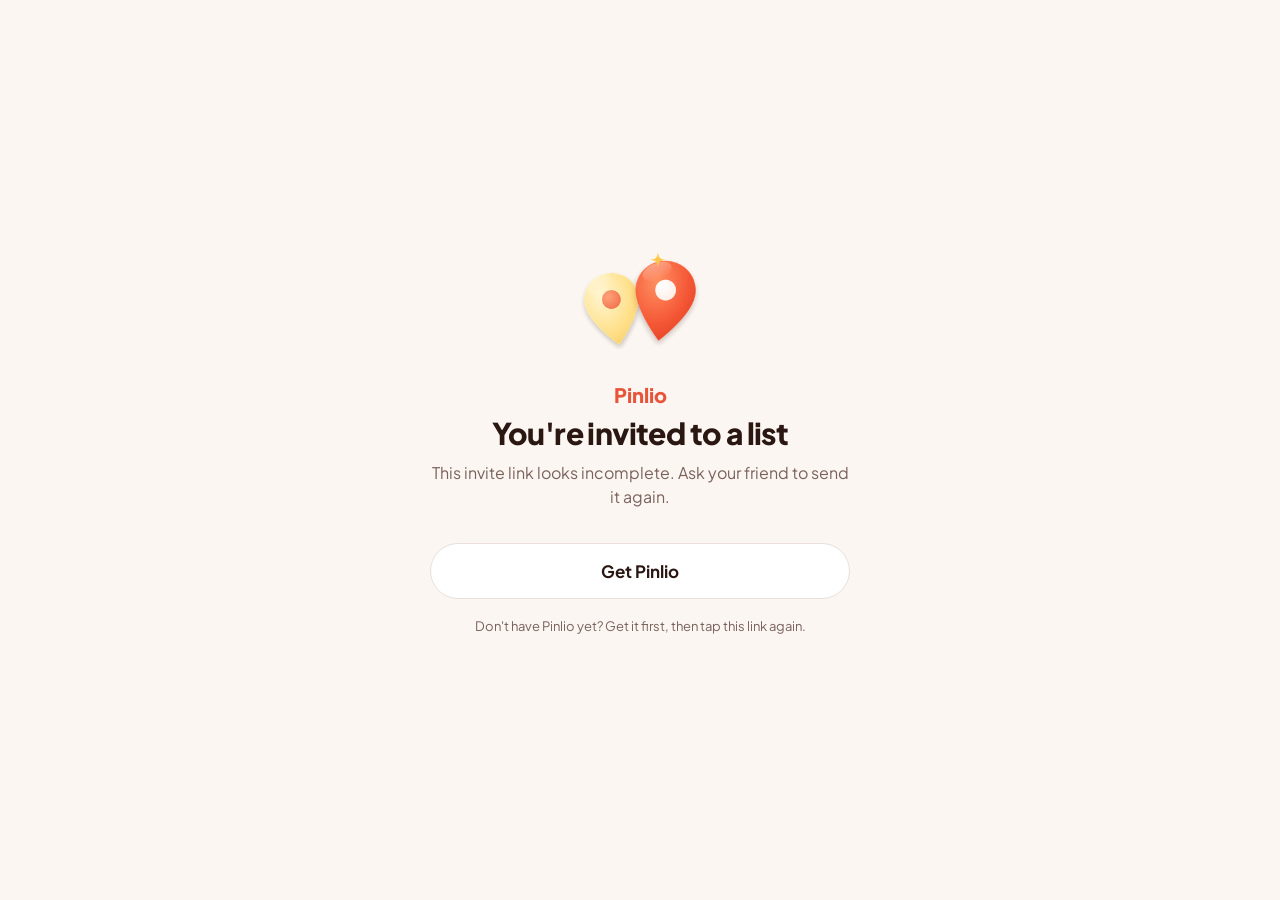
<file: d/index.html>
<!doctype html>
<html lang="tr">
<head>
<meta charset="utf-8"><meta name="viewport" content="width=device-width, initial-scale=1, viewport-fit=cover"><link rel="preconnect" href="https://fonts.googleapis.com"><link rel="stylesheet" href="https://fonts.googleapis.com/css2?family=Plus+Jakarta+Sans:wght@500;700;800&display=swap"><link rel="stylesheet" href="../_style.css"><link rel="icon" href="../pinlio-mark.png">
<title>Pinlio listesine davet</title>
<meta name="description" content="Bir Pinlio listesine davet edildin. Katıl, birlikte yer ekleyin.">
<meta name="robots" content="noindex">
<meta property="og:type" content="website">
<meta property="og:site_name" content="Pinlio">
<meta property="og:title" content="Pinlio listesine davet edildin">
<meta property="og:description" content="Katıl, birlikte yer ekleyin.">
<meta property="og:url" content="https://pinlio.app/d/">
<meta property="og:image" content="https://pinlio.app/og.jpg">
<meta property="og:image:width" content="1200"><meta property="og:image:height" content="630">
<meta name="twitter:card" content="summary_large_image">
<meta name="twitter:image" content="https://pinlio.app/og.jpg">
</head>
<body>
<main>
<img class="mark" src="../pinlio-mark.png" alt="">
<p class="brand">Pinlio</p>
<h1 id="t">Bir listeye davet edildin</h1>
<p id="d">Katıl, birlikte yer ekleyin.</p>
<a class="btn" id="go" href="https://apps.apple.com/app/id6830555330">Listeye katıl</a>
<a class="btn secondary" id="store" href="https://apps.apple.com/app/id6830555330">Pinlio'yu indir</a>
<p class="small" id="s">Pinlio yüklü değilse önce indir, sonra bu bağlantıya tekrar dokun.</p>
</main>
<script>
var $=function(i){return document.getElementById(i)},t=$("t"),d=$("d"),go=$("go"),store=$("store"),s=$("s");
// Kısa davet: pinlio.app/d/#<iCloud paylaşım kodu>. Kod # sonrasında durur, sunucuya gitmez.
// Yalnızca www.icloud.com/share/<kod> adresine yönlendirilir.
var code=location.hash.slice(1).split(/[&?]/)[0];
var ok=/^[A-Za-z0-9_-]{8,80}$/.test(code), u="https://www.icloud.com/share/"+code;
var en=!/^tr/i.test(navigator.language||"");
if(en){document.documentElement.lang="en";t.textContent="You're invited to a list";d.textContent="Join and add places together.";go.textContent="Join the list";store.textContent="Get Pinlio";s.textContent="Don't have Pinlio yet? Get it first, then tap this link again.";}
if(ok){go.href=u;location.replace(u);}else{go.style.display="none";d.textContent=en?"This invite link looks incomplete. Ask your friend to send it again.":"Bu davet bağlantısı eksik görünüyor. Arkadaşından tekrar göndermesini iste.";}
</script>
</body>
</html>
</file>
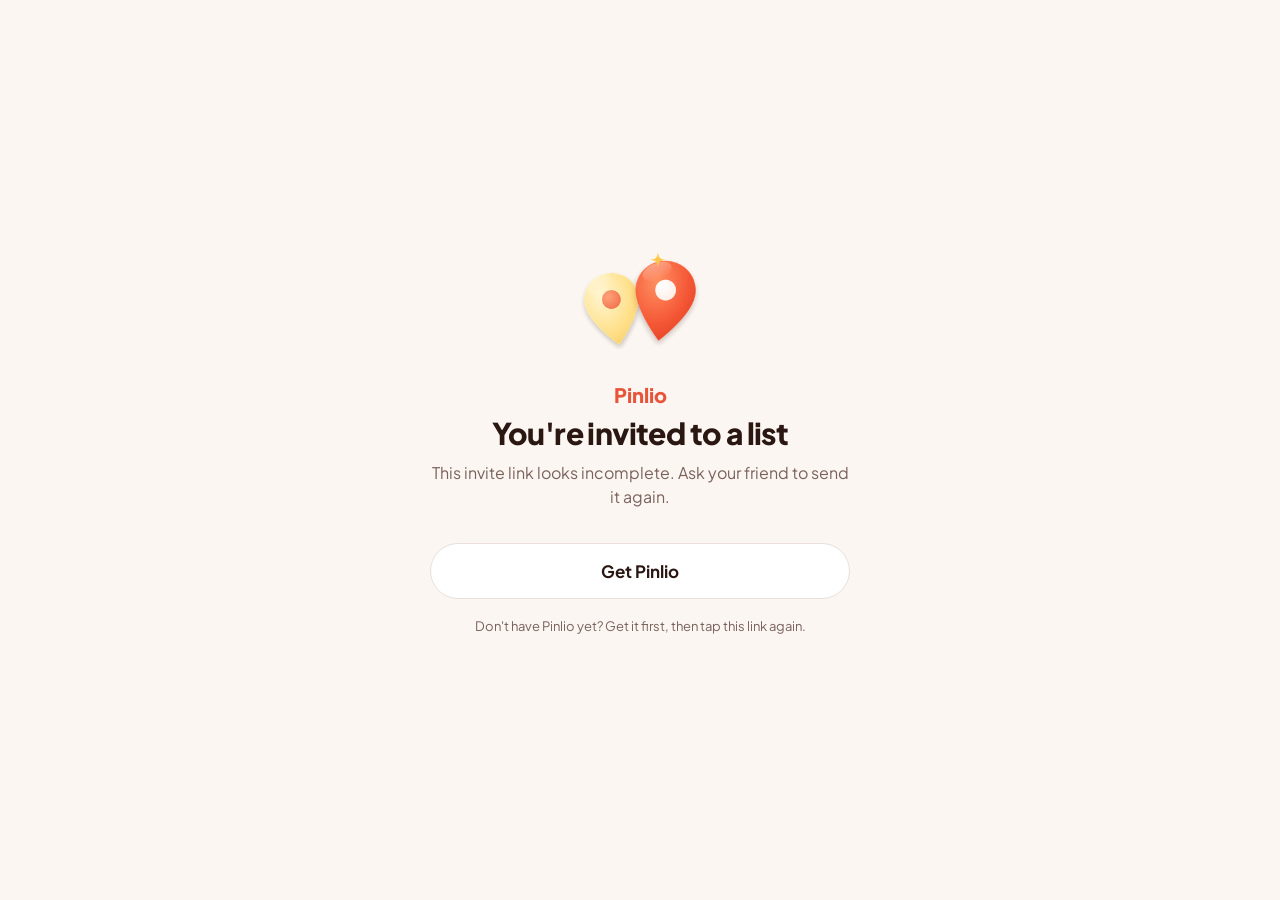
<file: davet/index.html>
<!doctype html>
<html lang="tr">
<head>
<meta charset="utf-8"><meta name="viewport" content="width=device-width, initial-scale=1, viewport-fit=cover"><link rel="preconnect" href="https://fonts.googleapis.com"><link rel="stylesheet" href="https://fonts.googleapis.com/css2?family=Plus+Jakarta+Sans:wght@500;700;800&display=swap"><link rel="stylesheet" href="../_style.css"><link rel="icon" href="../pinlio-mark.png">
<title>Pinlio listesine davet</title>
<meta name="description" content="Bir Pinlio listesine davet edildin. Katıl, birlikte yer ekleyin.">
<meta name="robots" content="noindex">
<meta property="og:type" content="website">
<meta property="og:site_name" content="Pinlio">
<meta property="og:title" content="Pinlio listesine davet edildin">
<meta property="og:description" content="Katıl, birlikte yer ekleyin.">
<meta property="og:url" content="https://pinlio.app/davet/">
<meta property="og:image" content="https://pinlio.app/og.jpg">
<meta property="og:image:width" content="1200"><meta property="og:image:height" content="630">
<meta name="twitter:card" content="summary_large_image">
<meta name="twitter:image" content="https://pinlio.app/og.jpg">
</head>
<body>
<main>
<img class="mark" src="../pinlio-mark.png" alt="">
<p class="brand">Pinlio</p>
<h1 id="t">Bir listeye davet edildin</h1>
<p id="d">Katıl, birlikte yer ekleyin.</p>
<a class="btn" id="go" href="https://apps.apple.com/app/id6830555330">Listeye katıl</a>
<a class="btn secondary" id="store" href="https://apps.apple.com/app/id6830555330">Pinlio'yu indir</a>
<p class="small" id="s">Pinlio yüklü değilse önce indir, sonra bu bağlantıya tekrar dokun.</p>
</main>
<script>
var $=function(i){return document.getElementById(i)},t=$("t"),d=$("d"),go=$("go"),store=$("store"),s=$("s");
// Davet bilgisi # sonrasında gelir (sunucuya gitmez): u = iCloud paylaşım bağlantısı, n = liste adı.
// Yalnızca iCloud paylaşım bağlantılarına yönlendirilir.
var q=new URLSearchParams(location.hash.slice(1)),u=q.get("u")||"",n=q.get("n")||"";
var en=!/^tr/i.test(navigator.language||"");
var ok=/^https:\/\/www\.icloud\.com\/share\//.test(u);
if(en){document.documentElement.lang="en";t.textContent="You're invited to a list";d.textContent="Join and add places together.";go.textContent="Join the list";store.textContent="Get Pinlio";s.textContent="Don't have Pinlio yet? Get it first, then tap this link again.";}
if(n){t.textContent=en?("Join “"+n+"”"):("“"+n+"” listesine katıl");}
if(ok){go.href=u;location.replace(u);}else{go.style.display="none";d.textContent=en?"This invite link looks incomplete. Ask your friend to send it again.":"Bu davet bağlantısı eksik görünüyor. Arkadaşından tekrar göndermesini iste.";}
</script>
</body>
</html>
</file>
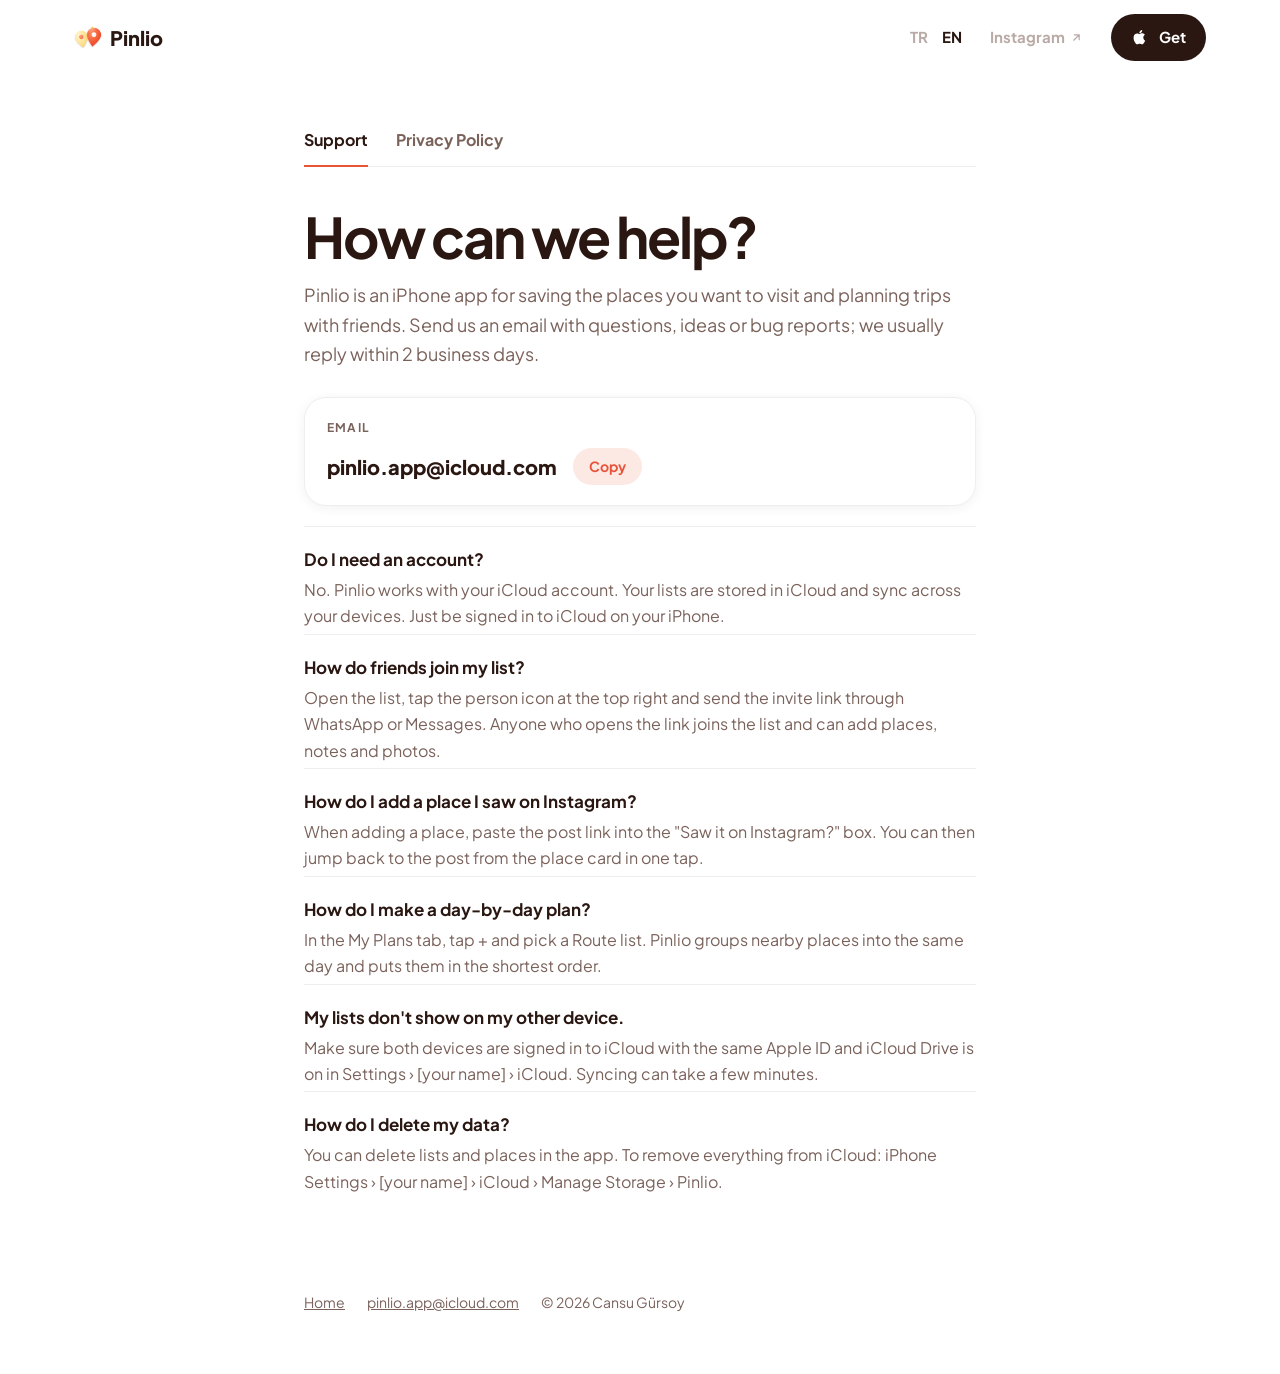
<file: destek/index.html>
<!doctype html>
<html lang="tr">
<head>
<meta charset="utf-8"><meta name="viewport" content="width=device-width, initial-scale=1, viewport-fit=cover">
<title>Pinlio · Destek</title>
<meta name="description" content="Pinlio destek ve gizlilik: sık sorulan sorular, iletişim ve gizlilik politikası. / Pinlio support and privacy policy.">
<link rel="canonical" href="https://pinlio.app/destek/">
<meta property="og:title" content="Pinlio · Destek">
<meta property="og:description" content="Sık sorulan sorular, iletişim ve gizlilik politikası.">
<meta property="og:image" content="https://pinlio.app/og.jpg">
<meta name="twitter:card" content="summary_large_image">
<link rel="icon" href="../pinlio-mark.png">
<link rel="preconnect" href="https://fonts.googleapis.com">
<link rel="stylesheet" href="https://fonts.googleapis.com/css2?family=Plus+Jakarta+Sans:wght@500;600;700;800&display=swap">
<style>
:root{--bg:#fff;--fg:#2a1712;--ink:#2a1712;--muted:#7a625b;--line:#eee;--accent:#e8543a;--accent-soft:#fde9e4;--font:"Plus Jakarta Sans",system-ui,-apple-system,sans-serif}
*{box-sizing:border-box}html,body{margin:0}
body{background:var(--bg);color:var(--fg);font-family:var(--font);font-size:16px;line-height:1.65;-webkit-font-smoothing:antialiased}
a{color:inherit}
.bar{position:sticky;top:0;z-index:50;background:#fff}
.barin{max-width:1180px;margin:0 auto;padding:14px 24px;display:flex;align-items:center;justify-content:space-between}
.logo{display:flex;align-items:center;gap:8px;font-weight:800;font-size:20px;text-decoration:none}.logo img{width:28px;height:28px}
.right{display:flex;align-items:center;gap:28px}
.nav{display:flex;gap:28px;font-weight:600;font-size:15px;color:var(--muted)}.nav a{text-decoration:none}.nav a:hover,.nav a.cur{color:var(--ink)}
.langlink{display:inline-flex;align-items:center;gap:6px;font-weight:600;font-size:15px;color:var(--muted);text-decoration:none}.langlink:hover{color:var(--ink)}.langlink svg{width:17px;height:17px}
.store{display:inline-flex;align-items:center;gap:10px;background:var(--ink);color:#fff;text-decoration:none;border-radius:999px;padding:11px 20px;font-weight:700;font-size:15px;white-space:nowrap}.store svg{width:18px;height:18px;fill:#fff}
@media(max-width:600px){.nav{display:none}.right{gap:14px}}
.wrap{max-width:720px;margin:0 auto;padding:40px 24px 80px}
.tabs{display:flex;gap:28px;border-bottom:1px solid var(--line)}
.tabs a{padding:12px 0;border-bottom:2px solid transparent;margin-bottom:-1px;text-decoration:none;font-weight:700;color:var(--muted)}
.tabs a[aria-current="page"]{color:var(--fg);border-color:var(--accent)}
h1{font-size:clamp(36px,6vw,56px);line-height:1.05;letter-spacing:-.04em;margin:40px 0 14px}
h2{font-size:19px;margin:30px 0 4px;letter-spacing:-.01em}
p,li{margin:0 0 10px}
.lead{color:var(--muted);font-size:18px}.meta{color:var(--muted);font-size:14px}
.contact{margin:28px 0 10px;border:1px solid var(--line);border-radius:22px;padding:20px 22px;display:flex;flex-wrap:wrap;align-items:center;gap:10px 16px;box-shadow:0 2px 12px rgba(0,0,0,.06)}
.contact .label{font-size:12px;color:var(--muted);text-transform:uppercase;letter-spacing:.1em;font-weight:700;width:100%}
.mail{font-weight:800;font-size:20px;user-select:all;word-break:break-all}
.copy{font:inherit;font-size:14px;font-weight:700;color:var(--accent);background:var(--accent-soft);border:0;border-radius:999px;padding:7px 16px;cursor:pointer}
.faq{margin-top:20px}
.faq dt{font-weight:700;font-size:17px;margin-top:0;padding:18px 0 4px;border-top:1px solid var(--line)}
.faq dd{margin:0 0 4px;color:var(--muted)}
footer{max-width:720px;margin:0 auto;padding:0 24px 60px;color:var(--muted);font-size:14px;display:flex;gap:22px;flex-wrap:wrap}
[data-l]{display:none}
html[lang="tr"] [data-l="tr"],html[lang="en"] [data-l="en"]{display:revert}
.insta-link{display:inline-flex;align-items:center;gap:5px;color:#b9aaa5;font-weight:700;font-size:15px;text-decoration:none;white-space:nowrap;transition:color .2s}.insta-link:hover{color:var(--ink)}.insta-link .ic{display:none;width:21px;height:21px}.insta-link .ar{width:13px;height:13px}
@media(max-width:600px){.insta-link{color:var(--ink)}.insta-link .ic{display:block}.insta-link .t,.insta-link .ar{display:none}}
.langs{display:inline-flex;gap:14px;font-weight:700;font-size:15px}.langs a{text-decoration:none;color:#b9aaa5}.langs a.on{color:var(--ink)}.langs a:hover{color:var(--ink)}
</style>
</head>
<body>
<header class="bar"><div class="barin">
 <a class="logo" href="../index.html"><img src="../pinlio-mark.png" alt="">Pinlio</a>
 <div class="right"><span class="langs"><a href="#" data-set-lang="tr">TR</a><a href="#" data-set-lang="en">EN</a></span><a class="insta-link" href="https://instagram.com/pinlio.app" target="_blank" rel="noopener" aria-label="Instagram @pinlio.app"><svg class="ic" viewBox="0 0 24 24" fill="none" stroke="currentColor" stroke-width="1.8" stroke-linecap="round" stroke-linejoin="round"><rect x="3" y="3" width="18" height="18" rx="5.5"/><circle cx="12" cy="12" r="4.2"/><circle cx="17.4" cy="6.6" r=".6" fill="currentColor" stroke="none"/></svg><span class="t">Instagram</span><svg class="ar" viewBox="0 0 24 24" fill="none" stroke="currentColor" stroke-width="2.2" stroke-linecap="round" stroke-linejoin="round"><path d="M7 17 17 7M8 7h9v9"/></svg></a><a class="store" href="https://apps.apple.com/app/apple-store/id6830555330?pt=129735097&amp;ct=website&amp;mt=8"><svg viewBox="0 0 24 24"><path d="M16.4 12.6c0-2.4 2-3.6 2.1-3.6-1.1-1.7-2.9-1.9-3.5-1.9-1.5-.2-2.9.9-3.7.9s-1.9-.9-3.2-.8C6.5 7.2 5 8.2 4.2 9.7c-1.7 3-.4 7.3 1.2 9.7.8 1.2 1.8 2.5 3 2.4 1.2 0 1.7-.8 3.1-.8s1.9.8 3.2.8c1.3 0 2.1-1.2 2.9-2.4.9-1.3 1.3-2.7 1.3-2.7s-2.5-1-2.5-4.1zM14 5.5c.7-.8 1.1-1.9 1-3-1 0-2.1.6-2.8 1.4-.6.7-1.2 1.8-1 2.9 1.1.1 2.1-.5 2.8-1.3z"/></svg><span data-l="tr">İndir</span><span data-l="en">Get</span></a></div>
</div></header>
<div class="wrap">
<nav class="tabs" aria-label="Bölümler">
    <a href="#destek" id="tab-support"><span data-l="tr">Destek</span><span data-l="en">Support</span></a>
    <a href="#gizlilik" id="tab-privacy"><span data-l="tr">Gizlilik Politikası</span><span data-l="en">Privacy Policy</span></a>
  </nav>

  <!-- DESTEK -->
  <section id="view-support">
    <div data-l="tr">
      <h1>Nasıl yardımcı olabiliriz?</h1>
      <p class="lead">Pinlio, gitmek istediğin yerleri kaydettiğin ve arkadaşlarınla gezi planladığın bir iPhone uygulaması. Soru, öneri ya da hata bildirimi için e-posta gönderebilirsin; genelde 2 iş günü içinde dönüyoruz.</p>
    </div>
    <div data-l="en">
      <h1>How can we help?</h1>
      <p class="lead">Pinlio is an iPhone app for saving the places you want to visit and planning trips with friends. Send us an email with questions, ideas or bug reports; we usually reply within 2 business days.</p>
    </div>

    <div class="contact">
      <span class="label"><span data-l="tr">E-posta</span><span data-l="en">Email</span></span>
      <span class="mail" id="mail">pinlio.app@icloud.com</span>
      <button class="copy" id="copy" type="button"><span data-l="tr">Kopyala</span><span data-l="en">Copy</span></button>
    </div>

    <dl class="faq" data-l="tr">
      <dt>Hesap açmam gerekiyor mu?</dt>
      <dd>Hayır. Pinlio iCloud hesabınla çalışır. Listelerin iCloud'da saklanır ve cihazların arasında eşitlenir. iPhone'da iCloud'a giriş yapmış olman yeterli.</dd>
      <dt>Arkadaşlarım listeme nasıl katılır?</dt>
      <dd>Listeyi aç, sağ üstteki kişi simgesine dokun ve davet bağlantısını WhatsApp ya da Mesajlar'dan gönder. Bağlantıyı açan kişi listeye katılır ve yer, not ve fotoğraf ekleyebilir.</dd>
      <dt>Instagram'da gördüğüm bir yeri nasıl eklerim?</dt>
      <dd>Yer eklerken "Instagram'da mı gördün?" kutusuna gönderinin bağlantısını yapıştır. Sonra yerin kartından tek dokunuşla gönderiye dönebilirsin.</dd>
      <dt>Gün gün plan nasıl oluşturulur?</dt>
      <dd>Planlarım sekmesinde + simgesine dokun ve bir Rota listesi seç. Pinlio yakın yerleri aynı güne toplar ve en kısa sıraya dizer.</dd>
      <dt>Listelerim başka cihazımda görünmüyor.</dt>
      <dd>İki cihazda da aynı Apple ID ile iCloud'a giriş yaptığından ve Ayarlar › [adın] › iCloud bölümünde iCloud Drive'ın açık olduğundan emin ol. Eşitleme birkaç dakika sürebilir.</dd>
      <dt>Verilerimi nasıl silerim?</dt>
      <dd>Listeleri ve yerleri uygulamadan silebilirsin. iCloud'daki verilerin tamamı için: iPhone Ayarlar › [adın] › iCloud › Depolama Alanını Yönet › Pinlio.</dd>
    </dl>
    <dl class="faq" data-l="en">
      <dt>Do I need an account?</dt>
      <dd>No. Pinlio works with your iCloud account. Your lists are stored in iCloud and sync across your devices. Just be signed in to iCloud on your iPhone.</dd>
      <dt>How do friends join my list?</dt>
      <dd>Open the list, tap the person icon at the top right and send the invite link through WhatsApp or Messages. Anyone who opens the link joins the list and can add places, notes and photos.</dd>
      <dt>How do I add a place I saw on Instagram?</dt>
      <dd>When adding a place, paste the post link into the "Saw it on Instagram?" box. You can then jump back to the post from the place card in one tap.</dd>
      <dt>How do I make a day-by-day plan?</dt>
      <dd>In the My Plans tab, tap + and pick a Route list. Pinlio groups nearby places into the same day and puts them in the shortest order.</dd>
      <dt>My lists don't show on my other device.</dt>
      <dd>Make sure both devices are signed in to iCloud with the same Apple ID and iCloud Drive is on in Settings › [your name] › iCloud. Syncing can take a few minutes.</dd>
      <dt>How do I delete my data?</dt>
      <dd>You can delete lists and places in the app. To remove everything from iCloud: iPhone Settings › [your name] › iCloud › Manage Storage › Pinlio.</dd>
    </dl>
  </section>

  <!-- GİZLİLİK -->
  <section id="view-privacy" hidden>
    <div data-l="tr">
      <h1>Gizlilik Politikası</h1>
      <p class="meta">Son güncelleme: 19 Kasım 2026</p>
      <p>Pinlio, Cansu Gürsoy tarafından geliştirilen bir gezi listesi uygulamasıdır. Bu metin, uygulamanın verilerinle ne yaptığını anlatır.</p>
      <h2>Topladığımız veriler</h2>
      <p>Pinlio senden hiçbir kişisel veri toplamaz. Kendi sunucumuz yoktur; analiz, reklam ya da izleme aracı kullanılmaz. Hesap açman gerekmez.</p>
      <h2>Verilerin nerede saklanır</h2>
      <p>Listelerin, yerlerin, notların ve fotoğrafların cihazında ve Apple'ın iCloud hizmeti üzerinden kendi iCloud hesabında saklanır. Bu verilere geliştirici olarak erişemeyiz. iCloud'un verileri nasıl koruduğu Apple'ın gizlilik politikasına tabidir.</p>
      <h2>Ortak listeler</h2>
      <p>Bir listeyi paylaştığında, bağlantıyı alan kişiler o listedeki yerleri, notları, fotoğrafları ve Ayarlar'da yazdığın ismi görebilir ve listeye ekleme yapabilir. Paylaşımı istediğin zaman durdurabilirsin.</p>
      <h2>Konum</h2>
      <p>İzin verirsen konumun yalnızca haritada nerede olduğunu göstermek ve planını bulunduğun yerden başlatmak için cihazında kullanılır. Konumun saklanmaz ve kimseyle paylaşılmaz.</p>
      <h2>Fotoğraflar</h2>
      <p>Yalnızca senin seçtiğin fotoğraflar uygulamaya eklenir. Uygulama fotoğraf arşivinin geri kalanına erişmez.</p>
      <h2>Yer aramaları</h2>
      <p>Yer ararken yazdıkların sonuç bulmak için Apple Haritalar'a gönderilir.</p>
      <h2>Verilerini silmek</h2>
      <p>Bir listeyi ya da yeri uygulamadan silebilirsin. Uygulamayı silmek cihazdaki verileri kaldırır; iCloud'daki verileri iPhone Ayarlar › [adın] › iCloud › Depolama Alanını Yönet bölümünden silebilirsin.</p>
      <h2>Çocuklar</h2>
      <p>Pinlio çocuklardan bilerek veri toplamaz.</p>
      <h2>Web sitesi</h2>
      <p>Bu web sitesinde (pinlio.app) kaç kişinin hangi sayfaları ziyaret ettiğini görmek için Cloudflare Web Analytics kullanılır. Çerez kullanılmaz, kişisel veri toplanmaz ve ziyaretçiler tek tek izlenmez. Bu sayım yalnızca web sitesi içindir; uygulamada hiçbir analiz aracı yoktur.</p>
      <h2>Değişiklikler</h2>
      <p>Bu politika değişirse güncel hali bu sayfada yayımlanır.</p>
      <h2>İletişim</h2>
      <p>pinlio.app@icloud.com</p>
    </div>
    <div data-l="en">
      <h1>Privacy Policy</h1>
      <p class="meta">Last updated: November 19, 2026</p>
      <p>Pinlio is a travel list app made by Cansu Gürsoy. This page explains what the app does with your data.</p>
      <h2>Data we collect</h2>
      <p>Pinlio does not collect any personal data. We have no servers of our own and use no analytics, advertising or tracking tools. You don't need an account.</p>
      <h2>Where your data is stored</h2>
      <p>Your lists, places, notes and photos are stored on your device and in your own iCloud account through Apple's iCloud service. We cannot access this data. How iCloud protects your data is covered by Apple's privacy policy.</p>
      <h2>Shared lists</h2>
      <p>When you share a list, people with the link can see its places, notes, photos and the name you set in Settings, and can add to the list. You can stop sharing at any time.</p>
      <h2>Location</h2>
      <p>If you allow it, your location is used on your device only to show where you are on the map and to start your plan from where you are. It is not stored or shared.</p>
      <h2>Photos</h2>
      <p>Only the photos you pick are added to the app. The app does not access the rest of your photo library.</p>
      <h2>Place search</h2>
      <p>What you type when searching for a place is sent to Apple Maps to find results.</p>
      <h2>Deleting your data</h2>
      <p>You can delete lists and places in the app. Deleting the app removes data on your device; you can delete iCloud data in iPhone Settings › [your name] › iCloud › Manage Storage.</p>
      <h2>Children</h2>
      <p>Pinlio does not knowingly collect data from children.</p>
      <h2>Website</h2>
      <p>This website (pinlio.app) uses Cloudflare Web Analytics to count how many people visit which pages. It uses no cookies, collects no personal data and does not track individual visitors. This applies to the website only; the app has no analytics tools.</p>
      <h2>Changes</h2>
      <p>If this policy changes, the current version will be published on this page.</p>
      <h2>Contact</h2>
      <p>pinlio.app@icloud.com</p>
    </div>
  </section>

  </div>
  <footer><a href="../index.html"><span data-l="tr">Ana sayfa</span><span data-l="en">Home</span></a><a href="mailto:pinlio.app@icloud.com">pinlio.app@icloud.com</a><span>© 2026 Cansu Gürsoy</span></footer>
<script>
(function () {
  var root = document.documentElement;
  function setLang(l) {
    root.lang = l;
    document.querySelectorAll('[data-set-lang]').forEach(function (a) { a.classList.toggle('on', a.getAttribute('data-set-lang') === l); });
    try { localStorage.setItem('pinlio.lang', l); } catch (e) {}
  }
  var saved = null;
  try { saved = localStorage.getItem('pinlio.lang'); } catch (e) {}
  var nav = (navigator.language || 'tr').toLowerCase();
  setLang(saved || (nav.indexOf('tr') === 0 ? 'tr' : 'en'));
  document.querySelectorAll('[data-set-lang]').forEach(function (a) { a.addEventListener('click', function (e) { e.preventDefault(); setLang(a.getAttribute('data-set-lang')); }); });

  function route() {
    var h = location.hash.replace('#', '');
    var privacy = h === 'gizlilik' || h === 'privacy';
    if ((h === 'privacy' || h === 'support') && !saved) setLang('en');
    document.getElementById('view-privacy').hidden = !privacy;
    document.getElementById('view-support').hidden = privacy;
    document.getElementById('tab-privacy').setAttribute('aria-current', privacy ? 'page' : 'false');
    document.getElementById('tab-support').setAttribute('aria-current', privacy ? 'false' : 'page');
  }
  window.addEventListener('hashchange', route);
  route();

  var btn = document.getElementById('copy');
  btn.addEventListener('click', function () {
    var text = document.getElementById('mail').textContent;
    var done = function () { btn.firstElementChild.textContent = 'Kopyalandı'; btn.lastElementChild.textContent = 'Copied'; };
    if (navigator.clipboard && navigator.clipboard.writeText) {
      navigator.clipboard.writeText(text).then(done, function () { selectMail(); });
    } else { selectMail(); }
  });
  function selectMail() {
    var r = document.createRange(); r.selectNodeContents(document.getElementById('mail'));
    var s = window.getSelection(); s.removeAllRanges(); s.addRange(r);
  }
})();
</script>
<!-- Cloudflare Web Analytics --><script defer src="https://static.cloudflareinsights.com/beacon.min.js" data-cf-beacon='{"token": "8ad8353a5c1e4036860085ebea014b5e"}'></script><!-- End Cloudflare Web Analytics -->
</body>
</html>
</file>
<file: _style.css>
:root{--bg:#fbf6f2;--fg:#2a1712;--muted:#7a625b;--accent:#e8543a;--card:#fff;--line:#eadfda;--font:"Plus Jakarta Sans",ui-sans-serif,system-ui,-apple-system,sans-serif}
@media (prefers-color-scheme:dark){:root{--bg:#17110f;--fg:#f4ebe7;--muted:#b19d96;--accent:#f06a52;--card:#211816;--line:#3a2c28;color-scheme:dark}}
*{box-sizing:border-box}html,body{margin:0}
body{background:var(--bg);color:var(--fg);font-family:var(--font);min-height:100vh;min-height:100dvh;display:grid;place-items:center;padding:24px 16px}
main{width:100%;max-width:420px;text-align:center}
.mark{width:120px;height:120px;margin:0 auto 20px;display:block}
.brand{color:var(--accent);font-weight:800;font-size:20px;margin:0 0 6px}
h1{font-size:30px;line-height:1.15;letter-spacing:-.02em;margin:0 0 10px;font-weight:800}
p{color:var(--muted);font-size:16px;line-height:1.5;margin:0 0 24px}
.btn{display:inline-flex;align-items:center;justify-content:center;gap:8px;width:100%;height:56px;border-radius:999px;background:var(--accent);color:#fff;font-weight:700;font-size:17px;text-decoration:none}
.btn.secondary{background:var(--card);color:var(--fg);border:1px solid var(--line);margin-top:10px}
.small{font-size:13px;margin-top:18px}
</file>
